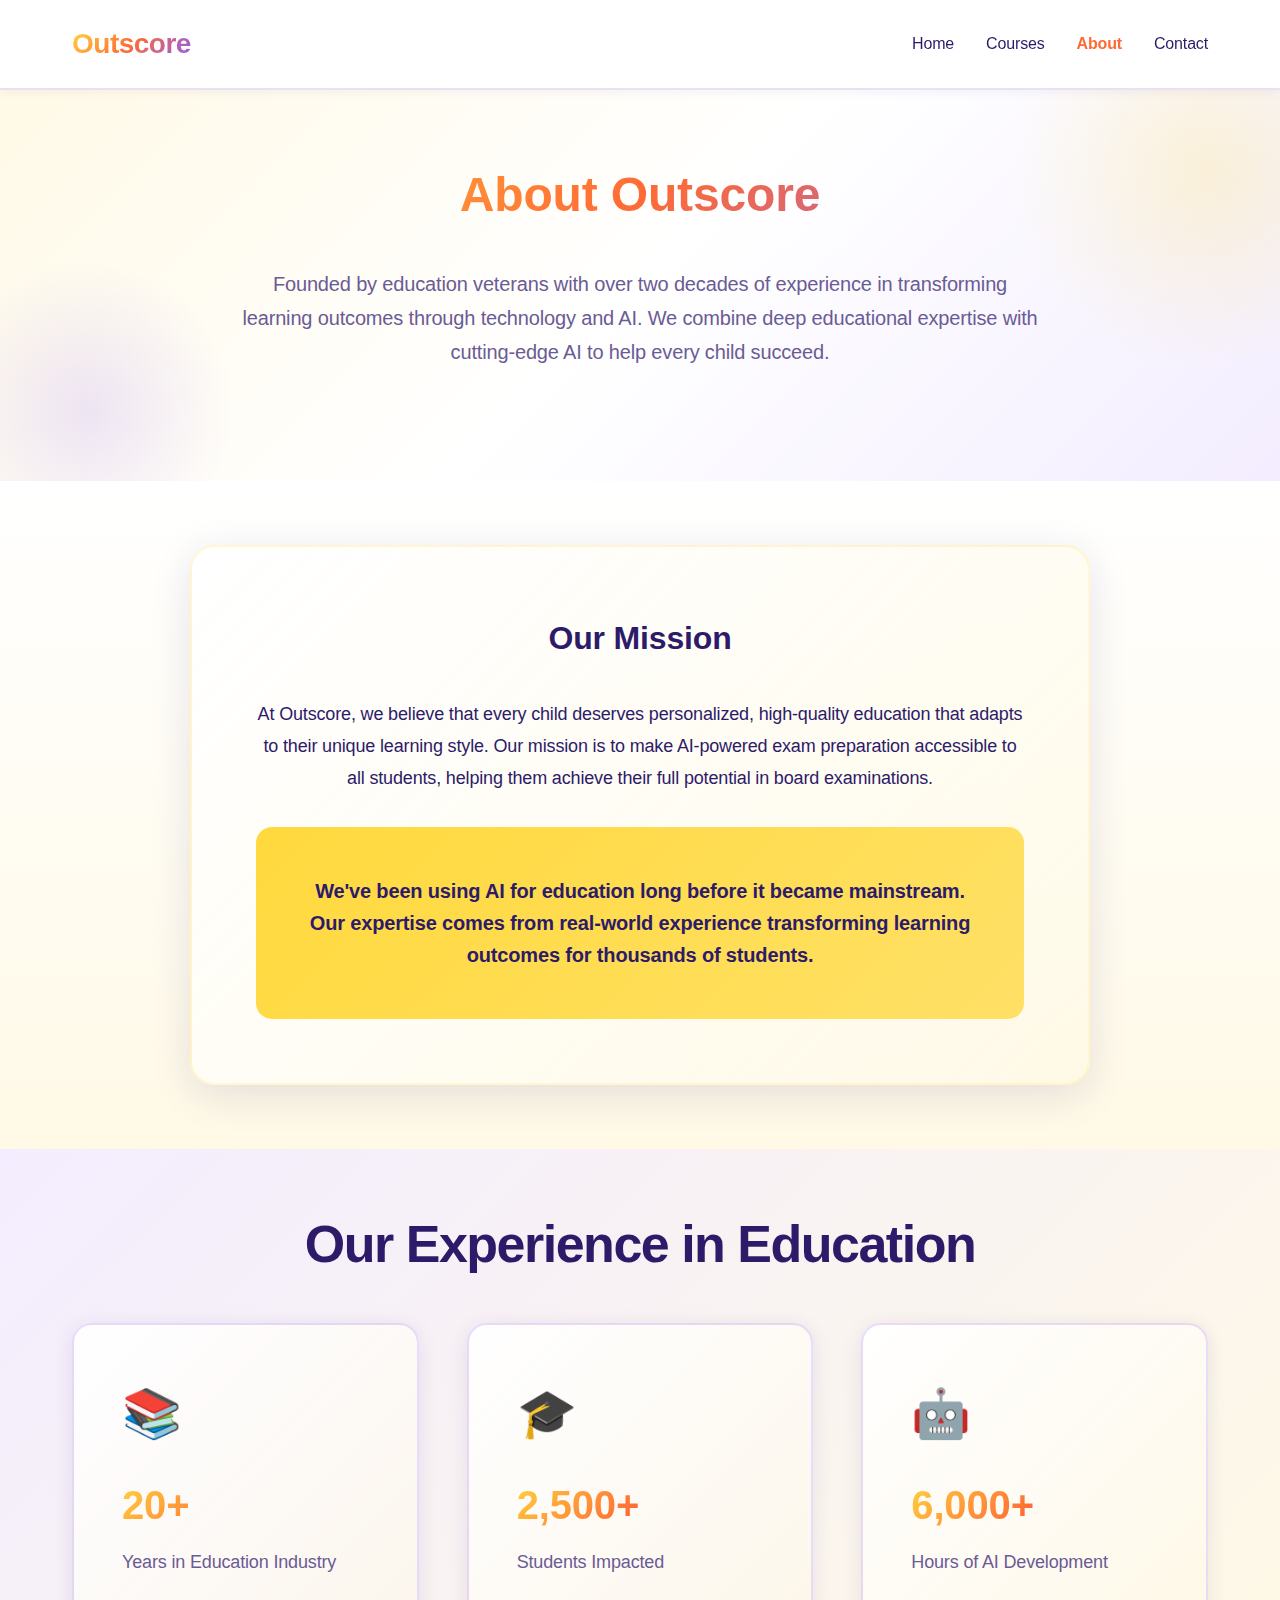
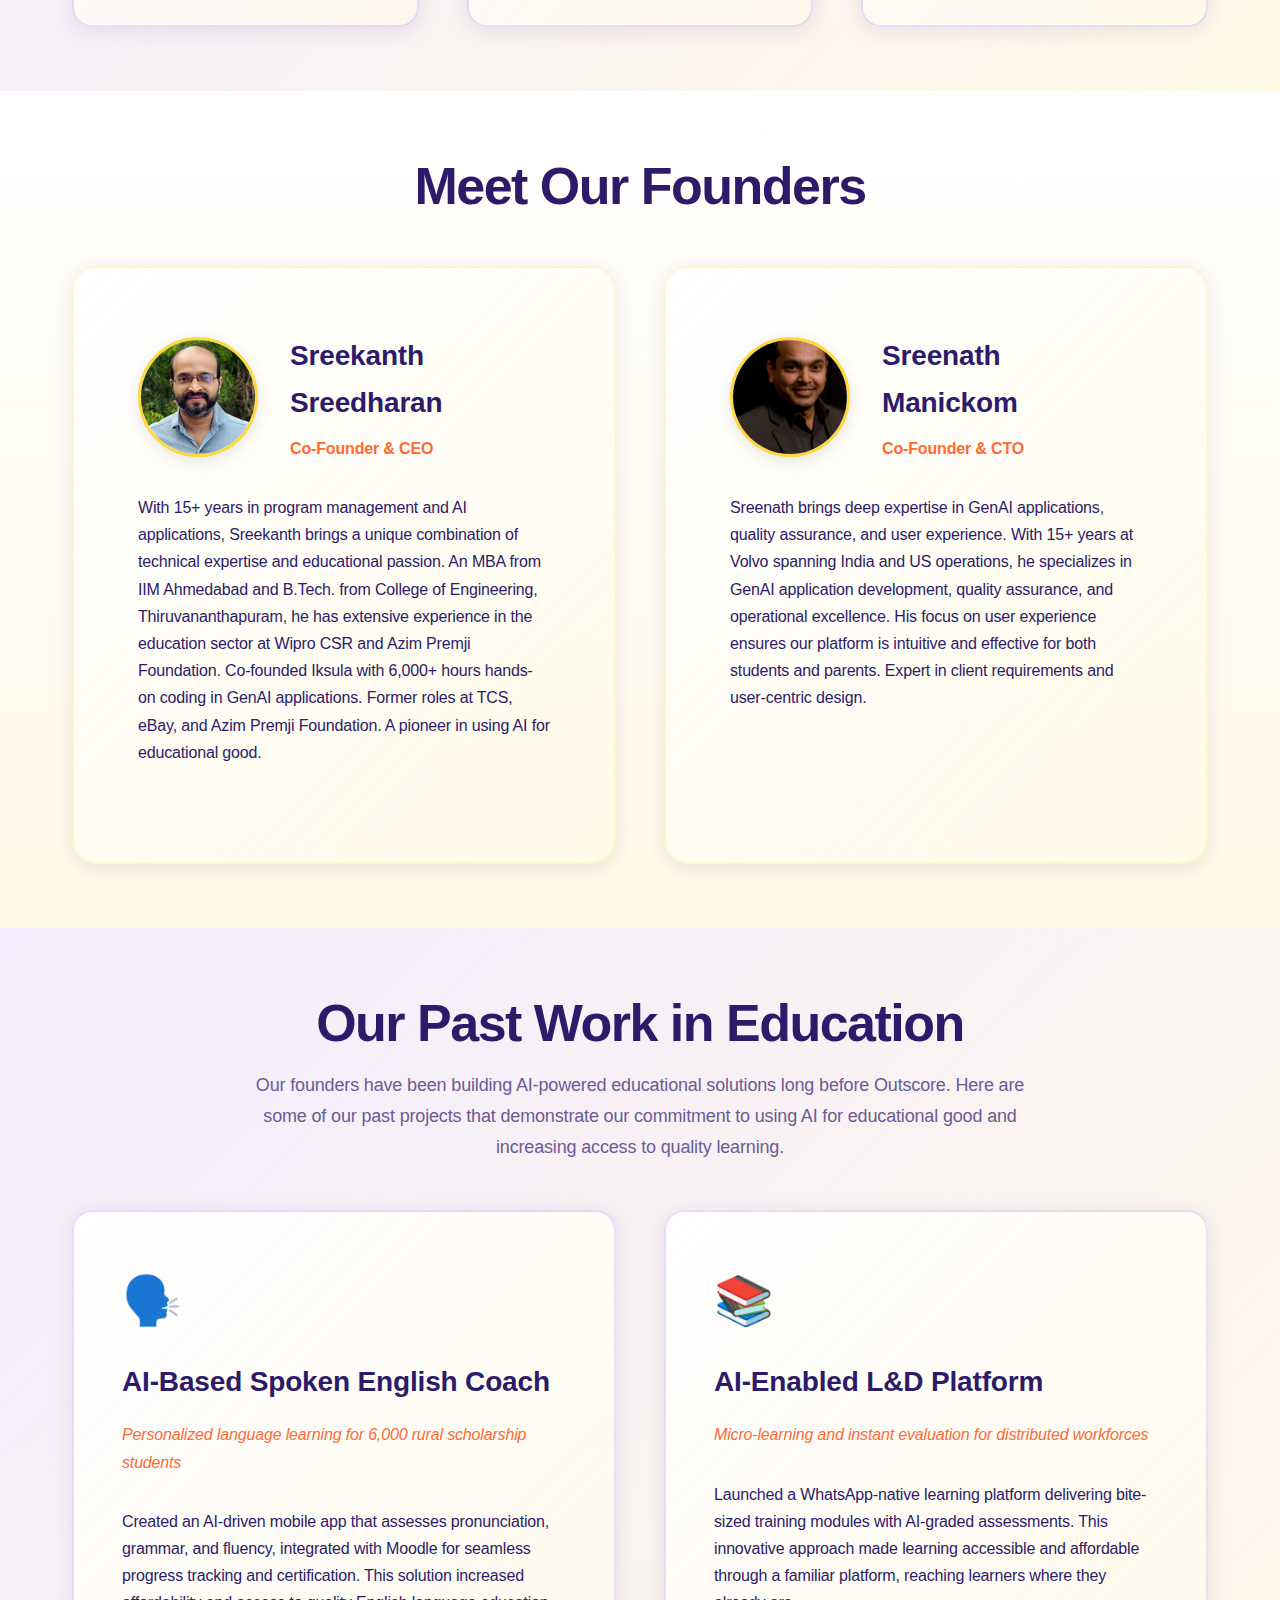
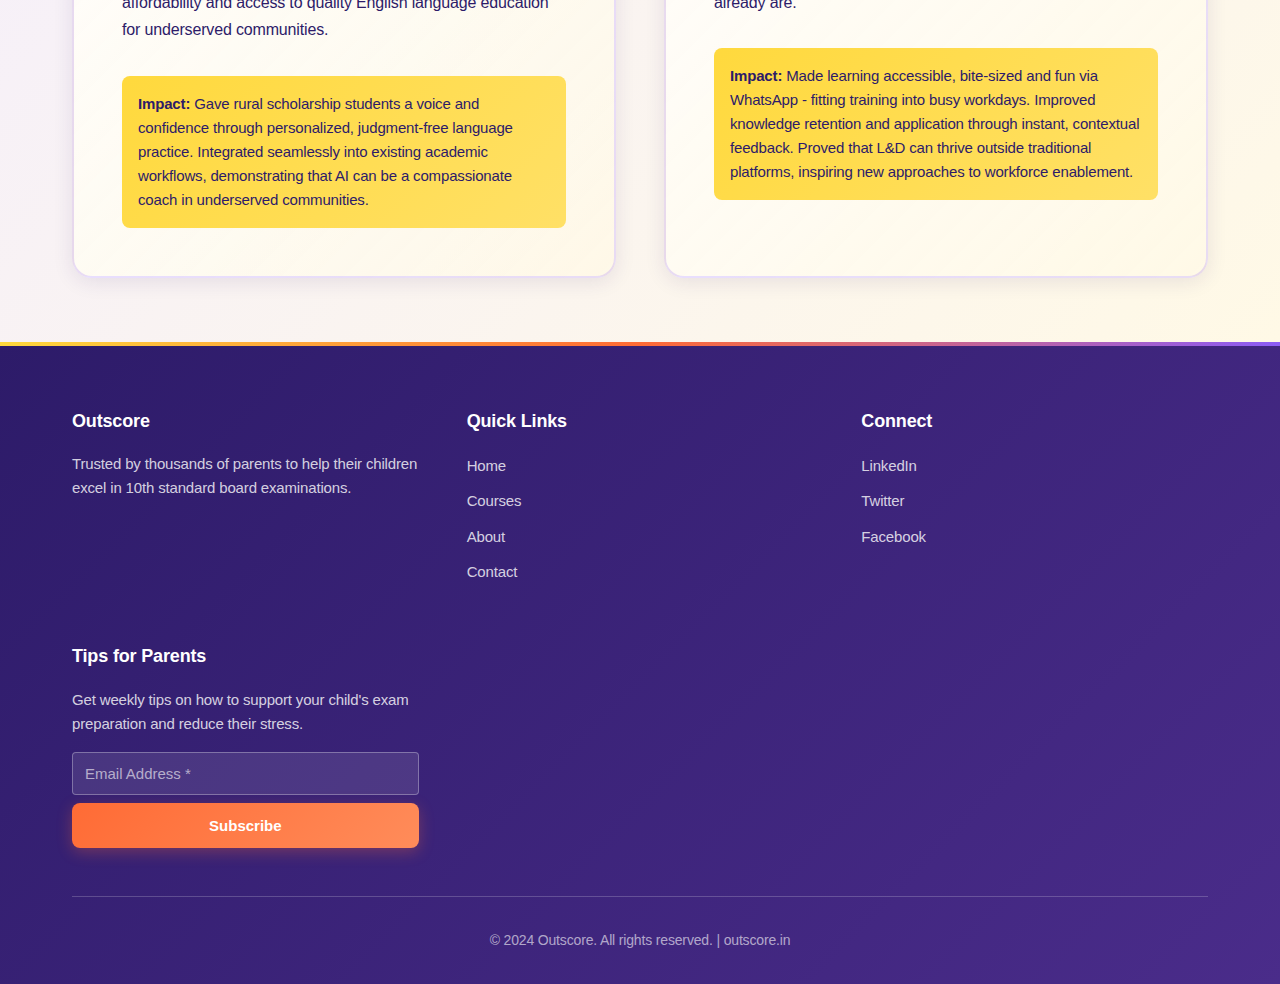
<file: about.html>
<!DOCTYPE html>
<html lang="en">
<head>
    <meta charset="UTF-8">
    <meta name="viewport" content="width=device-width, initial-scale=1.0">
    <title>About Us - Outscore</title>
    <link rel="stylesheet" href="styles.css">
    <style>
        /* About Page Specific Styles */
        .about-hero {
            background: linear-gradient(135deg, #FFF9E6 0%, #FFFFFF 50%, #F3EDFF 100%);
            padding: var(--spacing-xl) 0;
            text-align: center;
            position: relative;
            overflow: hidden;
        }

        .about-hero::before {
            content: '';
            position: absolute;
            top: -30%;
            right: -10%;
            width: 400px;
            height: 400px;
            background: radial-gradient(circle, rgba(255, 217, 61, 0.2) 0%, transparent 70%);
            border-radius: 50%;
        }

        .about-hero::after {
            content: '';
            position: absolute;
            bottom: -20%;
            left: -5%;
            width: 300px;
            height: 300px;
            background: radial-gradient(circle, rgba(139, 92, 246, 0.15) 0%, transparent 70%);
            border-radius: 50%;
        }

        .about-container {
            max-width: 1200px;
            margin: 0 auto;
            padding: 0 2rem;
            position: relative;
            z-index: 1;
        }

        .about-title {
            font-size: 3rem;
            font-weight: 800;
            background: var(--gradient-primary);
            -webkit-background-clip: text;
            -webkit-text-fill-color: transparent;
            background-clip: text;
            margin-bottom: var(--spacing-md);
        }

        .about-subtitle {
            font-size: 1.25rem;
            color: var(--text-light);
            max-width: 800px;
            margin: 0 auto var(--spacing-lg);
            line-height: 1.7;
        }

        /* Mission Section */
        .mission-section {
            padding: var(--spacing-xl) 0;
            background: linear-gradient(180deg, #FFFFFF 0%, #FFF9E6 100%);
        }

        .mission-card {
            background: linear-gradient(135deg, rgba(255, 255, 255, 0.95) 0%, rgba(255, 249, 230, 0.8) 100%);
            border-radius: 24px;
            box-shadow: var(--hero-card-shadow);
            padding: var(--spacing-xl);
            max-width: 900px;
            margin: 0 auto;
            border: 2px solid rgba(255, 217, 61, 0.2);
            text-align: center;
        }

        .mission-title {
            font-size: 2rem;
            font-weight: 700;
            color: var(--primary-color);
            margin-bottom: var(--spacing-md);
        }

        .mission-text {
            font-size: 1.125rem;
            line-height: 1.8;
            color: var(--text-color);
            margin-bottom: var(--spacing-md);
        }

        .mission-highlight {
            background: var(--gradient-yellow);
            padding: var(--spacing-lg);
            border-radius: 16px;
            margin-top: var(--spacing-md);
        }

        .mission-highlight-text {
            font-size: 1.25rem;
            font-weight: 600;
            color: var(--primary-color);
            line-height: 1.6;
        }

        /* Experience Section */
        .experience-section {
            padding: var(--spacing-xl) 0;
            background: linear-gradient(135deg, #F3EDFF 0%, #FFF9E6 100%);
        }

        .experience-grid {
            display: grid;
            grid-template-columns: repeat(auto-fit, minmax(300px, 1fr));
            gap: var(--spacing-lg);
            margin-top: var(--spacing-lg);
        }

        .experience-card {
            background: linear-gradient(135deg, rgba(255, 255, 255, 0.95) 0%, rgba(255, 249, 230, 0.5) 100%);
            border-radius: 20px;
            padding: var(--spacing-lg);
            border: 2px solid rgba(139, 92, 246, 0.2);
            transition: all 0.3s ease;
            box-shadow: var(--box-shadow);
        }

        .experience-card:hover {
            transform: translateY(-8px);
            box-shadow: var(--box-shadow-hover);
            border-color: var(--purple-color);
        }

        .experience-icon {
            font-size: 3rem;
            margin-bottom: var(--spacing-sm);
        }

        .experience-number {
            font-size: 2.5rem;
            font-weight: 800;
            background: var(--gradient-primary);
            -webkit-background-clip: text;
            -webkit-text-fill-color: transparent;
            background-clip: text;
            margin-bottom: var(--spacing-xs);
        }

        .experience-label {
            font-size: 1.125rem;
            color: var(--text-light);
            font-weight: 500;
        }

        /* Founders Section */
        .founders-section {
            padding: var(--spacing-xl) 0;
            background: linear-gradient(180deg, #FFFFFF 0%, #FFF9E6 100%);
        }

        .founders-grid {
            display: grid;
            grid-template-columns: repeat(auto-fit, minmax(400px, 1fr));
            gap: var(--spacing-lg);
            margin-top: var(--spacing-lg);
        }

        .founder-card {
            background: linear-gradient(135deg, rgba(255, 255, 255, 0.95) 0%, rgba(255, 249, 230, 0.8) 100%);
            border-radius: 24px;
            padding: var(--spacing-xl);
            border: 2px solid rgba(255, 217, 61, 0.2);
            box-shadow: var(--box-shadow);
            transition: all 0.3s ease;
        }

        .founder-card:hover {
            transform: translateY(-5px);
            box-shadow: var(--box-shadow-hover);
            border-color: var(--yellow-color);
        }

        .founder-header {
            display: flex;
            align-items: center;
            gap: var(--spacing-md);
            margin-bottom: var(--spacing-md);
        }

        .founder-avatar {
            width: 120px;
            height: 120px;
            border-radius: 50%;
            overflow: hidden;
            flex-shrink: 0;
            border: 3px solid var(--yellow-color);
            box-shadow: 0 4px 15px rgba(0, 0, 0, 0.1);
            background-color: var(--bg-white);
            position: relative;
        }

        .founder-avatar img {
            width: 100%;
            height: 100%;
            object-fit: cover;
            object-position: center;
            display: block;
            image-rendering: -webkit-optimize-contrast;
            image-rendering: crisp-edges;
            -webkit-backface-visibility: hidden;
            backface-visibility: hidden;
            transform: translateZ(0);
        }

        .founder-name-title {
            flex: 1;
        }

        .founder-name {
            font-size: 1.75rem;
            font-weight: 700;
            color: var(--primary-color);
            margin-bottom: var(--spacing-xs);
        }

        .founder-title {
            font-size: 1rem;
            color: var(--orange-color);
            font-weight: 600;
        }

        .founder-bio {
            font-size: 1rem;
            line-height: 1.7;
            color: var(--text-color);
            margin-bottom: var(--spacing-md);
        }

        .founder-highlights {
            background: rgba(139, 92, 246, 0.1);
            border-left: 4px solid var(--purple-color);
            padding: var(--spacing-md);
            border-radius: 8px;
            margin-top: var(--spacing-md);
        }

        .founder-highlights-title {
            font-size: 1rem;
            font-weight: 600;
            color: var(--primary-color);
            margin-bottom: var(--spacing-xs);
        }

        .founder-highlights-list {
            list-style: none;
            padding: 0;
            margin: 0;
        }

        .founder-highlights-list li {
            font-size: 0.9375rem;
            color: var(--text-light);
            padding: var(--spacing-xs) 0;
            padding-left: 1.25rem;
            position: relative;
        }

        .founder-highlights-list li:before {
            content: "✓";
            position: absolute;
            left: 0;
            color: var(--purple-color);
            font-weight: bold;
        }

        /* Education Focus Section */
        .education-focus-section {
            padding: var(--spacing-xl) 0;
            background: linear-gradient(135deg, #2D1B69 0%, #4A2C8A 100%);
            color: var(--bg-white);
        }

        .education-focus-card {
            background: linear-gradient(135deg, rgba(255, 255, 255, 0.1) 0%, rgba(255, 249, 230, 0.05) 100%);
            border-radius: 24px;
            padding: var(--spacing-xl);
            max-width: 1000px;
            margin: 0 auto;
            border: 2px solid rgba(255, 255, 255, 0.2);
            backdrop-filter: blur(10px);
        }

        .education-focus-title {
            font-size: 2.5rem;
            font-weight: 800;
            margin-bottom: var(--spacing-md);
            text-align: center;
        }

        .education-focus-text {
            font-size: 1.25rem;
            line-height: 1.8;
            margin-bottom: var(--spacing-lg);
            text-align: center;
            color: rgba(255, 255, 255, 0.95);
        }

        .education-timeline {
            display: grid;
            grid-template-columns: repeat(auto-fit, minmax(250px, 1fr));
            gap: var(--spacing-md);
            margin-top: var(--spacing-lg);
        }

        .timeline-item {
            background: rgba(255, 255, 255, 0.1);
            border-radius: 12px;
            padding: var(--spacing-md);
            text-align: center;
            border: 1px solid rgba(255, 255, 255, 0.2);
        }

        .timeline-org {
            font-size: 1.125rem;
            font-weight: 600;
            margin-bottom: var(--spacing-xs);
            color: var(--yellow-color);
        }

        .timeline-role {
            font-size: 0.9375rem;
            color: rgba(255, 255, 255, 0.8);
        }

        /* Responsive */
        @media (max-width: 768px) {
            .about-title {
                font-size: 2.25rem;
            }

            .founders-grid {
                grid-template-columns: 1fr;
            }

            .founder-header {
                flex-direction: column;
                text-align: center;
            }

        .experience-grid {
            grid-template-columns: 1fr;
        }
    }

    /* Past Work Section */
    .past-work-section {
        padding: var(--spacing-xl) 0;
        background: linear-gradient(135deg, #F3EDFF 0%, #FFF9E6 100%);
    }

    .past-work-grid {
        display: grid;
        grid-template-columns: repeat(auto-fit, minmax(400px, 1fr));
        gap: var(--spacing-lg);
        margin-top: var(--spacing-lg);
    }

    .past-work-card {
        background: linear-gradient(135deg, rgba(255, 255, 255, 0.95) 0%, rgba(255, 249, 230, 0.8) 100%);
        border-radius: 20px;
        padding: var(--spacing-lg);
        border: 2px solid rgba(139, 92, 246, 0.2);
        transition: all 0.3s ease;
        box-shadow: var(--box-shadow);
    }

    .past-work-card:hover {
        transform: translateY(-8px);
        box-shadow: var(--box-shadow-hover);
        border-color: var(--purple-color);
    }

    .past-work-icon {
        font-size: 3rem;
        margin-bottom: var(--spacing-sm);
    }

    .past-work-title {
        font-size: 1.75rem;
        font-weight: 700;
        color: var(--primary-color);
        margin-bottom: var(--spacing-sm);
    }

    .past-work-subtitle {
        font-size: 1rem;
        color: var(--orange-color);
        font-style: italic;
        margin-bottom: var(--spacing-md);
        font-weight: 500;
    }

    .past-work-description {
        font-size: 1rem;
        line-height: 1.7;
        color: var(--text-color);
        margin-bottom: var(--spacing-md);
    }

    .past-work-features {
        background: rgba(139, 92, 246, 0.1);
        border-left: 4px solid var(--purple-color);
        padding: var(--spacing-md);
        border-radius: 8px;
        margin-top: var(--spacing-md);
    }

    .past-work-features-title {
        font-size: 1rem;
        font-weight: 600;
        color: var(--primary-color);
        margin-bottom: var(--spacing-xs);
    }

    .past-work-features-list {
        list-style: none;
        padding: 0;
        margin: 0;
    }

    .past-work-features-list li {
        font-size: 0.9375rem;
        color: var(--text-light);
        padding: var(--spacing-xs) 0;
        padding-left: 1.25rem;
        position: relative;
    }

    .past-work-features-list li:before {
        content: "✓";
        position: absolute;
        left: 0;
        color: var(--purple-color);
        font-weight: bold;
    }

    .past-work-impact {
        margin-top: var(--spacing-md);
        padding: var(--spacing-sm);
        background: var(--gradient-yellow);
        border-radius: 8px;
    }

    .past-work-impact-text {
        font-size: 0.9375rem;
        color: var(--primary-color);
        font-weight: 500;
        line-height: 1.6;
    }

    @media (max-width: 768px) {
        .past-work-grid {
            grid-template-columns: 1fr;
        }
    }
    </style>
</head>
<body>
    <!-- Navigation -->
    <nav class="navbar">
        <div class="nav-container">
            <div class="nav-logo">
                <a href="index.html">Outscore</a>
            </div>
            <div class="nav-menu" id="navMenu">
                <a href="index.html" class="nav-link">Home</a>
                <a href="index.html#courses" class="nav-link">Courses</a>
                <a href="about.html" class="nav-link active">About</a>
                <a href="contact.html" class="nav-link">Contact</a>
            </div>
            <button class="nav-toggle" id="navToggle" aria-label="Toggle navigation">
                <span></span>
                <span></span>
                <span></span>
            </button>
        </div>
    </nav>

    <!-- About Hero -->
    <section class="about-hero">
        <div class="about-container">
            <h1 class="about-title">About Outscore</h1>
            <p class="about-subtitle">
                Founded by education veterans with over two decades of experience in transforming 
                learning outcomes through technology and AI. We combine deep educational expertise 
                with cutting-edge AI to help every child succeed.
            </p>
        </div>
    </section>

    <!-- Mission Section -->
    <section class="mission-section">
        <div class="container">
            <div class="mission-card">
                <h2 class="mission-title">Our Mission</h2>
                <p class="mission-text">
                    At Outscore, we believe that every child deserves personalized, high-quality 
                    education that adapts to their unique learning style. Our mission is to make 
                    AI-powered exam preparation accessible to all students, helping them achieve 
                    their full potential in board examinations.
                </p>
                <div class="mission-highlight">
                    <p class="mission-highlight-text">
                        We've been using AI for education long before it became mainstream. 
                        Our expertise comes from real-world experience transforming learning 
                        outcomes for thousands of students.
                    </p>
                </div>
            </div>
        </div>
    </section>

    <!-- Experience Section -->
    <section class="experience-section">
        <div class="container">
            <h2 class="section-title">Our Experience in Education</h2>
            <div class="experience-grid">
                <div class="experience-card">
                    <div class="experience-icon">📚</div>
                    <div class="experience-number">20+</div>
                    <div class="experience-label">Years in Education Industry</div>
                </div>
                <div class="experience-card">
                    <div class="experience-icon">🎓</div>
                    <div class="experience-number">2,500+</div>
                    <div class="experience-label">Students Impacted</div>
                </div>
                <div class="experience-card">
                    <div class="experience-icon">🤖</div>
                    <div class="experience-number">6,000+</div>
                    <div class="experience-label">Hours of AI Development</div>
                </div>
            </div>
        </div>
    </section>

    <!-- Founders Section -->
    <section class="founders-section">
        <div class="container">
            <h2 class="section-title">Meet Our Founders</h2>
            <div class="founders-grid">
                <!-- Founder 1: Sreekanth -->
                <div class="founder-card">
                    <div class="founder-header">
                        <div class="founder-avatar">
                            <img src="images/sreekanth_headshot.jpg" alt="Sreekanth Sreedharan">
                        </div>
                        <div class="founder-name-title">
                            <h3 class="founder-name">Sreekanth Sreedharan</h3>
                            <p class="founder-title">Co-Founder & CEO</p>
                        </div>
                    </div>
                    <p class="founder-bio">
                        With 15+ years in program management and AI applications, Sreekanth brings 
                        a unique combination of technical expertise and educational passion. An MBA 
                        from IIM Ahmedabad and B.Tech. from College of Engineering, Thiruvananthapuram, 
                        he has extensive experience in the education sector at Wipro CSR and Azim Premji 
                        Foundation. Co-founded Iksula with 6,000+ hours hands-on coding in GenAI applications. 
                        Former roles at TCS, eBay, and Azim Premji Foundation. A pioneer in using AI for 
                        educational good.
                    </p>
                </div>

                <!-- Founder 2: Sreenath -->
                <div class="founder-card">
                    <div class="founder-header">
                        <div class="founder-avatar">
                            <img src="images/Sreenath_headshot.jpg" alt="Sreenath Manickom">
                        </div>
                        <div class="founder-name-title">
                            <h3 class="founder-name">Sreenath Manickom</h3>
                            <p class="founder-title">Co-Founder & CTO</p>
                        </div>
                    </div>
                    <p class="founder-bio">
                        Sreenath brings deep expertise in GenAI applications, quality assurance, and 
                        user experience. With 15+ years at Volvo spanning India and US operations, 
                        he specializes in GenAI application development, quality assurance, and 
                        operational excellence. His focus on user experience ensures our platform 
                        is intuitive and effective for both students and parents. Expert in client 
                        requirements and user-centric design.
                    </p>
                </div>
            </div>
        </div>
    </section>

    <!-- Past Work in Education Section -->
    <section class="past-work-section">
        <div class="container">
            <h2 class="section-title">Our Past Work in Education</h2>
            <p style="text-align: center; font-size: 1.125rem; color: var(--text-light); max-width: 800px; margin: 0 auto var(--spacing-lg); line-height: 1.7;">
                Our founders have been building AI-powered educational solutions long before Outscore. 
                Here are some of our past projects that demonstrate our commitment to using AI for 
                educational good and increasing access to quality learning.
            </p>
            <div class="past-work-grid">
                <!-- Project 1: Spoken English Coach -->
                <div class="past-work-card">
                    <div class="past-work-icon">🗣️</div>
                    <h3 class="past-work-title">AI-Based Spoken English Coach</h3>
                    <p class="past-work-subtitle">Personalized language learning for 6,000 rural scholarship students</p>
                    <p class="past-work-description">
                        Created an AI-driven mobile app that assesses pronunciation, grammar, and fluency, 
                        integrated with Moodle for seamless progress tracking and certification. This 
                        solution increased affordability and access to quality English language education 
                        for underserved communities.
                    </p>
                    <div class="past-work-impact">
                        <p class="past-work-impact-text">
                            <strong>Impact:</strong> Gave rural scholarship students a voice and confidence 
                            through personalized, judgment-free language practice. Integrated seamlessly into 
                            existing academic workflows, demonstrating that AI can be a compassionate coach 
                            in underserved communities.
                        </p>
                    </div>
                </div>

                <!-- Project 2: AI-Enabled L&D Platform -->
                <div class="past-work-card">
                    <div class="past-work-icon">📚</div>
                    <h3 class="past-work-title">AI-Enabled L&D Platform</h3>
                    <p class="past-work-subtitle">Micro-learning and instant evaluation for distributed workforces</p>
                    <p class="past-work-description">
                        Launched a WhatsApp-native learning platform delivering bite-sized training modules 
                        with AI-graded assessments. This innovative approach made learning accessible and 
                        affordable through a familiar platform, reaching learners where they already are.
                    </p>
                    <div class="past-work-impact">
                        <p class="past-work-impact-text">
                            <strong>Impact:</strong> Made learning accessible, bite-sized and fun via WhatsApp - 
                            fitting training into busy workdays. Improved knowledge retention and application 
                            through instant, contextual feedback. Proved that L&D can thrive outside traditional 
                            platforms, inspiring new approaches to workforce enablement.
                        </p>
                    </div>
                </div>
            </div>
        </div>
    </section>

    <!-- Footer -->
    <footer class="footer">
        <div class="footer-container">
            <div class="footer-content">
                <div class="footer-section">
                    <h4 class="footer-title">Outscore</h4>
                    <p class="footer-description">
                        Trusted by thousands of parents to help their children excel in 10th standard board examinations.
                    </p>
                </div>
                <div class="footer-section">
                    <h4 class="footer-title">Quick Links</h4>
                    <ul class="footer-links">
                        <li><a href="index.html">Home</a></li>
                        <li><a href="index.html#courses">Courses</a></li>
                        <li><a href="about.html">About</a></li>
                        <li><a href="contact.html">Contact</a></li>
                    </ul>
                </div>
                <div class="footer-section">
                    <h4 class="footer-title">Connect</h4>
                    <ul class="footer-links">
                        <li><a href="#" target="_blank">LinkedIn</a></li>
                        <li><a href="#" target="_blank">Twitter</a></li>
                        <li><a href="#" target="_blank">Facebook</a></li>
                    </ul>
                </div>
                <div class="footer-section">
                    <h4 class="footer-title">Tips for Parents</h4>
                    <p class="footer-description">
                        Get weekly tips on how to support your child's exam preparation and reduce their stress.
                    </p>
                    <form class="subscribe-form" id="subscribeForm">
                        <input type="email" placeholder="Email Address *" required class="subscribe-input">
                        <button type="submit" class="subscribe-button">Subscribe</button>
                    </form>
                </div>
            </div>
            <div class="footer-bottom">
                <p>&copy; 2024 Outscore. All rights reserved. | outscore.in</p>
            </div>
        </div>
    </footer>

    <script src="script.js"></script>
</body>
</html>
</file>
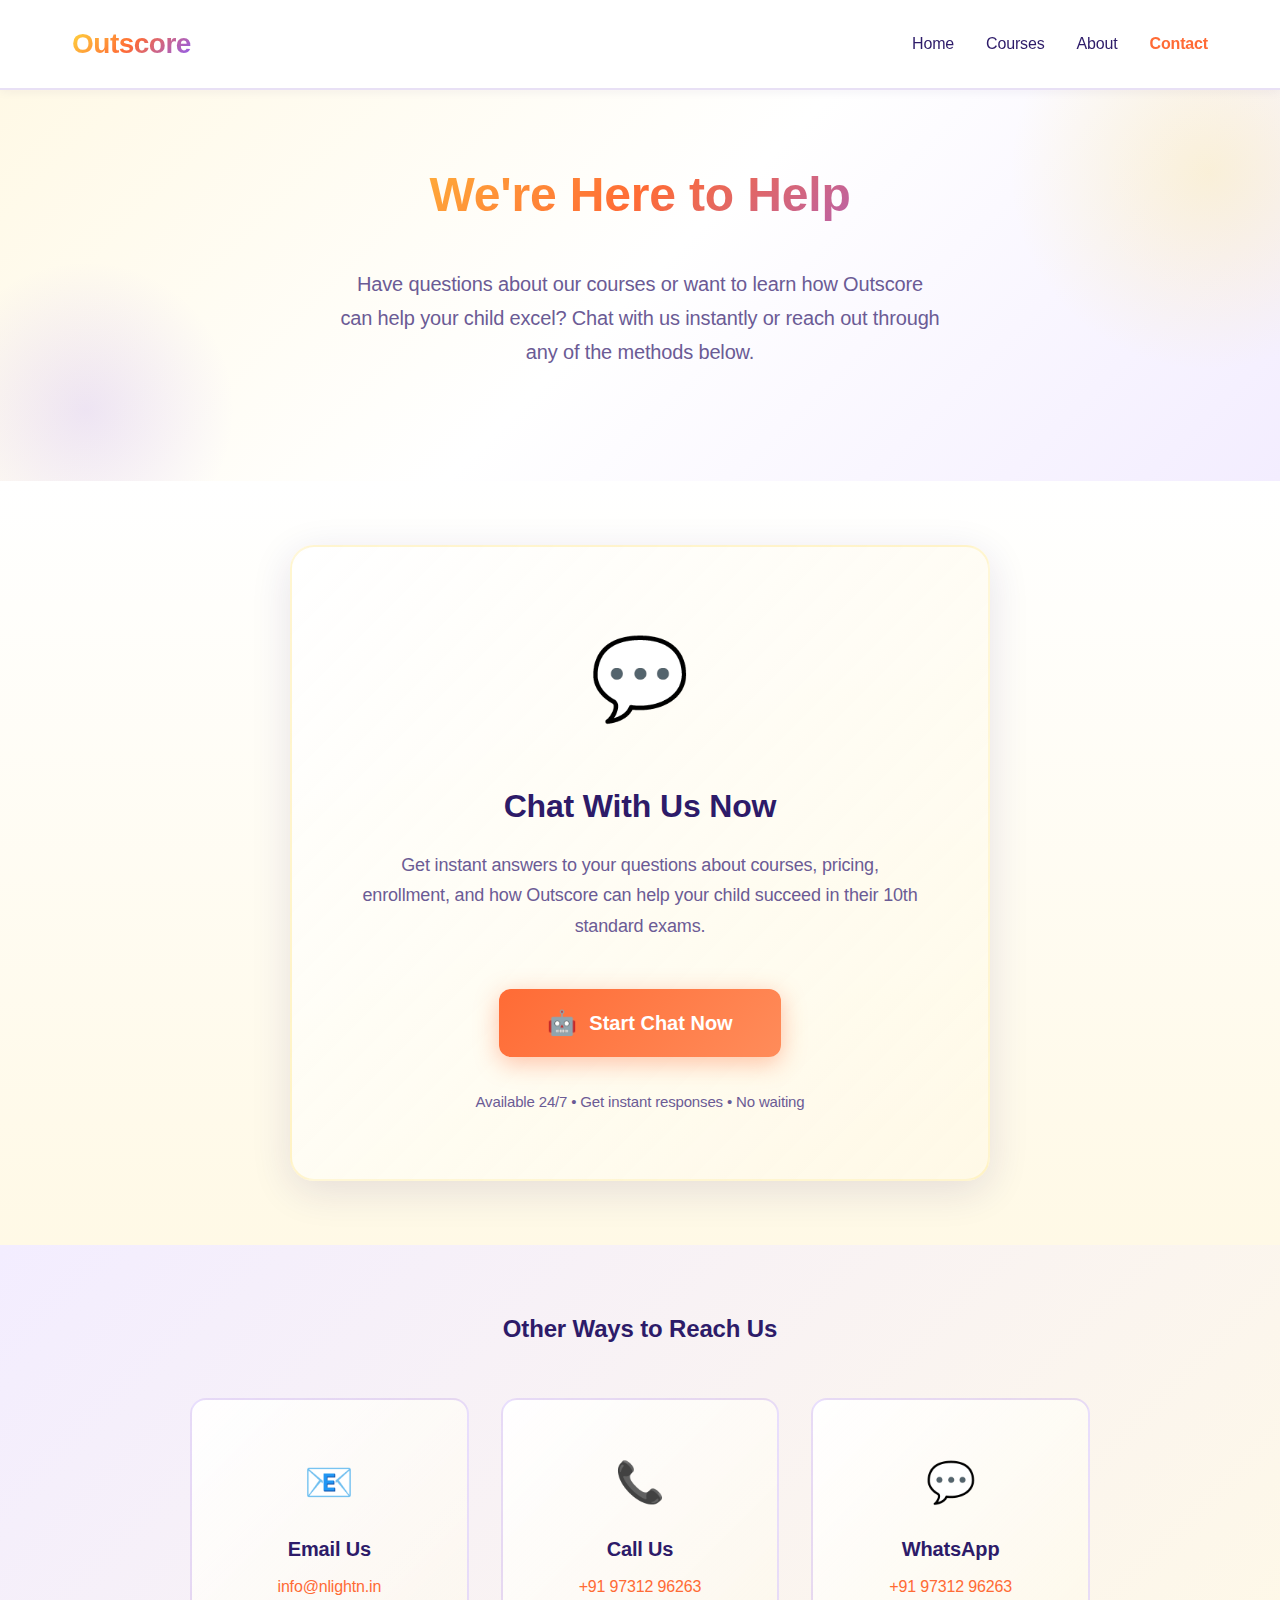
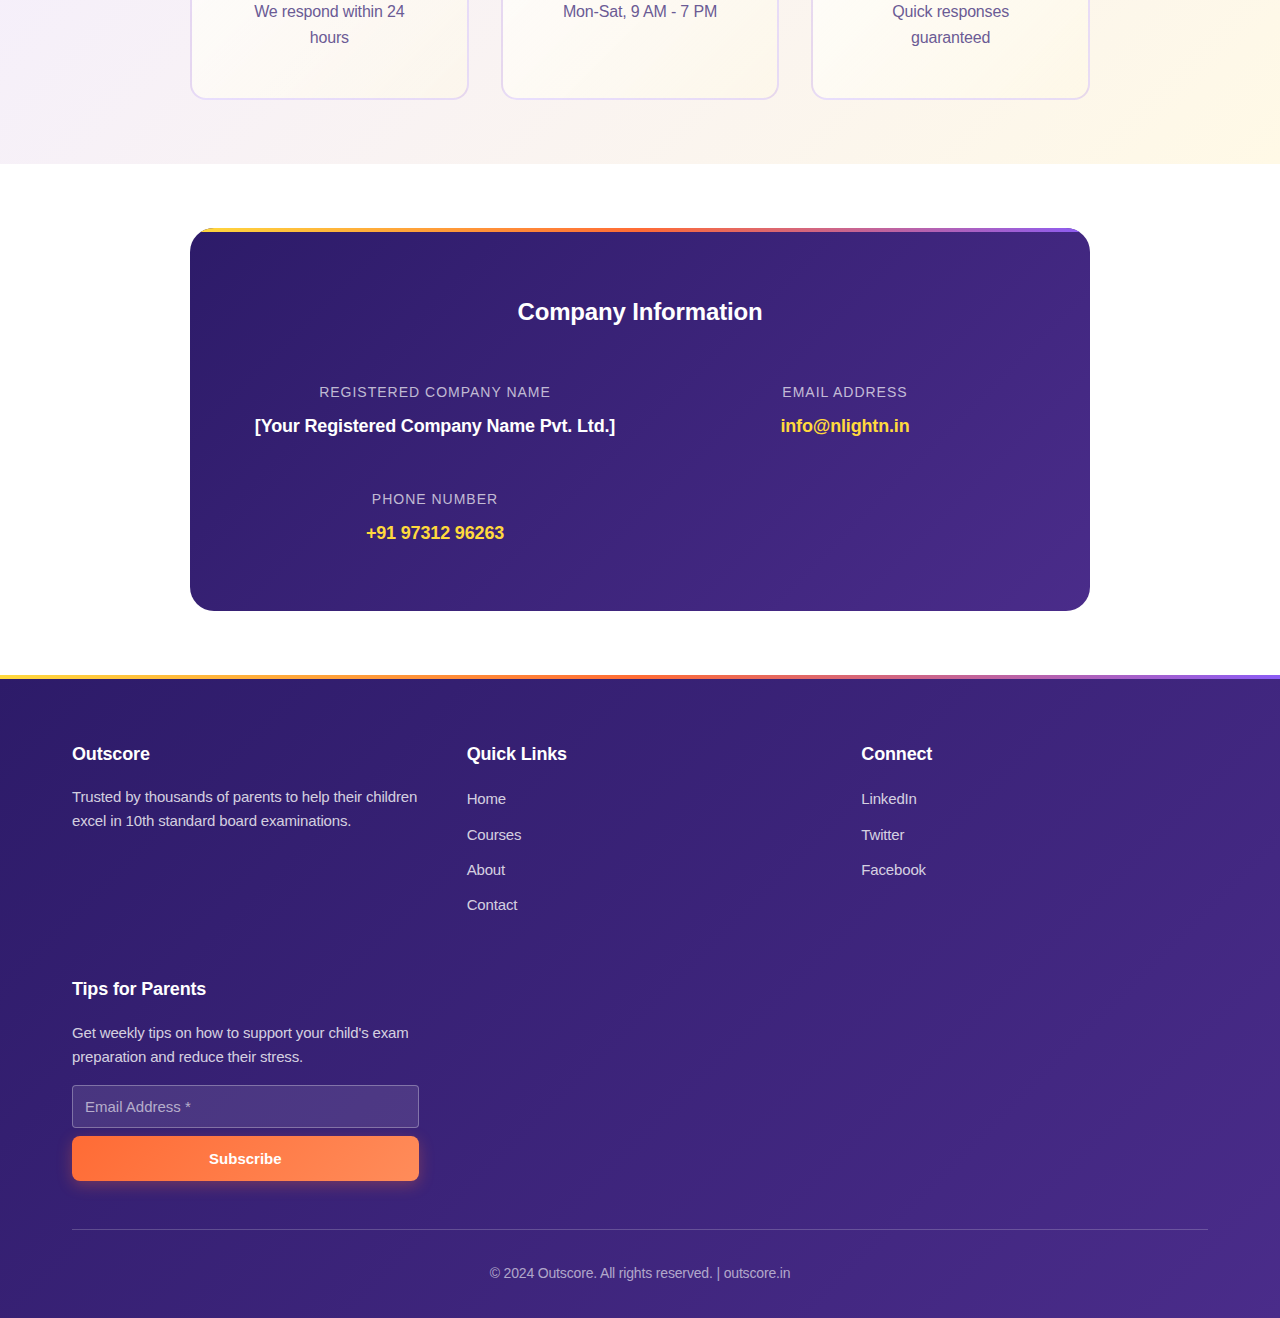
<file: contact.html>
<!DOCTYPE html>
<html lang="en">
<head>
    <meta charset="UTF-8">
    <meta name="viewport" content="width=device-width, initial-scale=1.0">
    <title>Contact Us - Outscore</title>
    <link rel="stylesheet" href="styles.css">
    <style>
        /* Contact Page Specific Styles */
        .contact-hero {
            background: linear-gradient(135deg, #FFF9E6 0%, #FFFFFF 50%, #F3EDFF 100%);
            padding: var(--spacing-xl) 0;
            text-align: center;
            position: relative;
            overflow: hidden;
        }

        .contact-hero::before {
            content: '';
            position: absolute;
            top: -30%;
            right: -10%;
            width: 400px;
            height: 400px;
            background: radial-gradient(circle, rgba(255, 217, 61, 0.2) 0%, transparent 70%);
            border-radius: 50%;
        }

        .contact-hero::after {
            content: '';
            position: absolute;
            bottom: -20%;
            left: -5%;
            width: 300px;
            height: 300px;
            background: radial-gradient(circle, rgba(139, 92, 246, 0.15) 0%, transparent 70%);
            border-radius: 50%;
        }

        .contact-container {
            max-width: 800px;
            margin: 0 auto;
            padding: 0 2rem;
            position: relative;
            z-index: 1;
        }

        .contact-title {
            font-size: 3rem;
            font-weight: 800;
            background: var(--gradient-primary);
            -webkit-background-clip: text;
            -webkit-text-fill-color: transparent;
            background-clip: text;
            margin-bottom: var(--spacing-md);
        }

        .contact-subtitle {
            font-size: 1.25rem;
            color: var(--text-light);
            max-width: 600px;
            margin: 0 auto var(--spacing-lg);
            line-height: 1.7;
        }

        /* Chatbot CTA Section */
        .chatbot-section {
            padding: var(--spacing-xl) 0;
            background: linear-gradient(180deg, #FFFFFF 0%, #FFF9E6 100%);
        }

        .chatbot-card {
            background: linear-gradient(135deg, rgba(255, 255, 255, 0.95) 0%, rgba(255, 249, 230, 0.8) 100%);
            border-radius: 24px;
            box-shadow: var(--hero-card-shadow);
            padding: var(--spacing-xl);
            text-align: center;
            max-width: 700px;
            margin: 0 auto;
            border: 2px solid rgba(255, 217, 61, 0.2);
        }

        .chatbot-icon {
            font-size: 5rem;
            margin-bottom: var(--spacing-md);
            animation: bounce 2s infinite;
        }

        @keyframes bounce {
            0%, 20%, 50%, 80%, 100% { transform: translateY(0); }
            40% { transform: translateY(-15px); }
            60% { transform: translateY(-8px); }
        }

        .chatbot-title {
            font-size: 2rem;
            font-weight: 700;
            color: var(--primary-color);
            margin-bottom: var(--spacing-sm);
        }

        .chatbot-description {
            font-size: 1.125rem;
            color: var(--text-light);
            margin-bottom: var(--spacing-lg);
            line-height: 1.7;
        }

        .chatbot-button {
            display: inline-flex;
            align-items: center;
            gap: 0.75rem;
            padding: 1.25rem 3rem;
            background: var(--gradient-orange);
            color: var(--bg-white);
            text-decoration: none;
            border-radius: 12px;
            font-size: 1.25rem;
            font-weight: 600;
            transition: all 0.3s ease;
            box-shadow: 0 6px 25px rgba(255, 107, 53, 0.4);
            border: none;
            cursor: pointer;
        }

        .chatbot-button:hover {
            transform: translateY(-4px) scale(1.02);
            box-shadow: 0 12px 35px rgba(255, 107, 53, 0.5);
        }

        .chatbot-button-icon {
            font-size: 1.5rem;
        }

        .chatbot-note {
            margin-top: var(--spacing-md);
            font-size: 0.9375rem;
            color: var(--text-light);
        }

        /* Alternative Contact Methods */
        .alternative-contact {
            padding: var(--spacing-xl) 0;
            background: linear-gradient(135deg, #F3EDFF 0%, #FFF9E6 100%);
        }

        .alternative-title {
            font-size: 1.5rem;
            font-weight: 700;
            color: var(--primary-color);
            text-align: center;
            margin-bottom: var(--spacing-lg);
        }

        .contact-methods {
            display: grid;
            grid-template-columns: repeat(auto-fit, minmax(250px, 1fr));
            gap: var(--spacing-md);
            max-width: 900px;
            margin: 0 auto;
        }

        .contact-method-card {
            background: linear-gradient(135deg, rgba(255, 255, 255, 0.95) 0%, rgba(255, 249, 230, 0.5) 100%);
            border-radius: 16px;
            padding: var(--spacing-lg);
            text-align: center;
            border: 2px solid rgba(139, 92, 246, 0.2);
            transition: all 0.3s ease;
        }

        .contact-method-card:hover {
            transform: translateY(-5px);
            box-shadow: var(--box-shadow-hover);
            border-color: var(--purple-color);
        }

        .contact-method-icon {
            font-size: 2.5rem;
            margin-bottom: var(--spacing-sm);
        }

        .contact-method-title {
            font-size: 1.25rem;
            font-weight: 600;
            color: var(--primary-color);
            margin-bottom: var(--spacing-xs);
        }

        .contact-method-info {
            font-size: 1rem;
            color: var(--text-light);
            line-height: 1.6;
        }

        .contact-method-info a {
            color: var(--orange-color);
            text-decoration: none;
            font-weight: 500;
        }

        .contact-method-info a:hover {
            text-decoration: underline;
        }

        /* Company Details Section */
        .company-details {
            padding: var(--spacing-xl) 0;
            background: var(--bg-white);
        }

        .company-card {
            background: linear-gradient(135deg, #2D1B69 0%, #4A2C8A 100%);
            border-radius: 24px;
            padding: var(--spacing-xl);
            max-width: 900px;
            margin: 0 auto;
            color: var(--bg-white);
            position: relative;
            overflow: hidden;
        }

        .company-card::before {
            content: '';
            position: absolute;
            top: 0;
            left: 0;
            right: 0;
            height: 4px;
            background: var(--gradient-primary);
        }

        .company-title {
            font-size: 1.5rem;
            font-weight: 700;
            margin-bottom: var(--spacing-lg);
            text-align: center;
        }

        .company-info-grid {
            display: grid;
            grid-template-columns: repeat(auto-fit, minmax(250px, 1fr));
            gap: var(--spacing-lg);
        }

        .company-info-item {
            text-align: center;
        }

        .company-info-label {
            font-size: 0.875rem;
            color: rgba(255, 255, 255, 0.7);
            margin-bottom: var(--spacing-xs);
            text-transform: uppercase;
            letter-spacing: 1px;
        }

        .company-info-value {
            font-size: 1.125rem;
            font-weight: 600;
            color: var(--bg-white);
            line-height: 1.5;
        }

        .company-info-value a {
            color: var(--yellow-color);
            text-decoration: none;
        }

        .company-info-value a:hover {
            text-decoration: underline;
        }

        /* Responsive */
        @media (max-width: 768px) {
            .contact-title {
                font-size: 2.25rem;
            }

            .chatbot-card {
                padding: var(--spacing-lg);
            }

            .chatbot-button {
                padding: 1rem 2rem;
                font-size: 1.125rem;
            }

            .company-info-grid {
                grid-template-columns: 1fr;
            }
        }
    </style>
</head>
<body>
    <!-- Navigation -->
    <nav class="navbar">
        <div class="nav-container">
            <div class="nav-logo">
                <a href="index.html">Outscore</a>
            </div>
            <div class="nav-menu" id="navMenu">
                <a href="index.html" class="nav-link">Home</a>
                <a href="index.html#courses" class="nav-link">Courses</a>
                <a href="index.html#about" class="nav-link">About</a>
                <a href="contact.html" class="nav-link active">Contact</a>
            </div>
            <button class="nav-toggle" id="navToggle" aria-label="Toggle navigation">
                <span></span>
                <span></span>
                <span></span>
            </button>
        </div>
    </nav>

    <!-- Contact Hero -->
    <section class="contact-hero">
        <div class="contact-container">
            <h1 class="contact-title">We're Here to Help</h1>
            <p class="contact-subtitle">
                Have questions about our courses or want to learn how Outscore can help your child excel? 
                Chat with us instantly or reach out through any of the methods below.
            </p>
        </div>
    </section>

    <!-- Chatbot CTA Section -->
    <section class="chatbot-section">
        <div class="container">
            <div class="chatbot-card">
                <div class="chatbot-icon">💬</div>
                <h2 class="chatbot-title">Chat With Us Now</h2>
                <p class="chatbot-description">
                    Get instant answers to your questions about courses, pricing, enrollment, 
                    and how Outscore can help your child succeed in their 10th standard exams.
                </p>
                <button class="chatbot-button" id="openChatbot" onclick="openChatbot()">
                    <span class="chatbot-button-icon">🤖</span>
                    Start Chat Now
                </button>
                <p class="chatbot-note">
                    Available 24/7 • Get instant responses • No waiting
                </p>
            </div>
        </div>
    </section>

    <!-- Alternative Contact Methods -->
    <section class="alternative-contact">
        <div class="container">
            <h3 class="alternative-title">Other Ways to Reach Us</h3>
            <div class="contact-methods">
                <div class="contact-method-card">
                    <div class="contact-method-icon">📧</div>
                    <h4 class="contact-method-title">Email Us</h4>
                    <p class="contact-method-info">
                        <a href="mailto:info@nlightn.in">info@nlightn.in</a>
                        <br>We respond within 24 hours
                    </p>
                </div>
                <div class="contact-method-card">
                    <div class="contact-method-icon">📞</div>
                    <h4 class="contact-method-title">Call Us</h4>
                    <p class="contact-method-info">
                        <a href="tel:+919731296263">+91 97312 96263</a>
                        <br>Mon-Sat, 9 AM - 7 PM
                    </p>
                </div>
                <div class="contact-method-card">
                    <div class="contact-method-icon">💬</div>
                    <h4 class="contact-method-title">WhatsApp</h4>
                    <p class="contact-method-info">
                        <a href="https://wa.me/919731296263" target="_blank">+91 97312 96263</a>
                        <br>Quick responses guaranteed
                    </p>
                </div>
            </div>
        </div>
    </section>

    <!-- Company Details Section -->
    <section class="company-details">
        <div class="container">
            <div class="company-card">
                <h3 class="company-title">Company Information</h3>
                <div class="company-info-grid">
                    <div class="company-info-item">
                        <p class="company-info-label">Registered Company Name</p>
                        <p class="company-info-value">
                            <!-- UPDATE: Add your registered company name here -->
                            [Your Registered Company Name Pvt. Ltd.]
                        </p>
                    </div>
                    <div class="company-info-item">
                        <p class="company-info-label">Email Address</p>
                        <p class="company-info-value">
                            <a href="mailto:info@nlightn.in">info@nlightn.in</a>
                        </p>
                    </div>
                    <div class="company-info-item">
                        <p class="company-info-label">Phone Number</p>
                        <p class="company-info-value">
                            <a href="tel:+919731296263">+91 97312 96263</a>
                        </p>
                    </div>
                </div>
            </div>
        </div>
    </section>

    <!-- Footer -->
    <footer class="footer">
        <div class="footer-container">
            <div class="footer-content">
                <div class="footer-section">
                    <h4 class="footer-title">Outscore</h4>
                    <p class="footer-description">
                        Trusted by thousands of parents to help their children excel in 10th standard board examinations.
                    </p>
                </div>
                <div class="footer-section">
                    <h4 class="footer-title">Quick Links</h4>
                    <ul class="footer-links">
                        <li><a href="index.html">Home</a></li>
                        <li><a href="index.html#courses">Courses</a></li>
                        <li><a href="index.html#about">About</a></li>
                        <li><a href="contact.html">Contact</a></li>
                    </ul>
                </div>
                <div class="footer-section">
                    <h4 class="footer-title">Connect</h4>
                    <ul class="footer-links">
                        <li><a href="#" target="_blank">LinkedIn</a></li>
                        <li><a href="#" target="_blank">Twitter</a></li>
                        <li><a href="#" target="_blank">Facebook</a></li>
                    </ul>
                </div>
                <div class="footer-section">
                    <h4 class="footer-title">Tips for Parents</h4>
                    <p class="footer-description">
                        Get weekly tips on how to support your child's exam preparation and reduce their stress.
                    </p>
                    <form class="subscribe-form" id="subscribeForm">
                        <input type="email" placeholder="Email Address *" required class="subscribe-input">
                        <button type="submit" class="subscribe-button">Subscribe</button>
                    </form>
                </div>
            </div>
            <div class="footer-bottom">
                <p>&copy; 2024 Outscore. All rights reserved. | outscore.in</p>
            </div>
        </div>
    </footer>

    <script src="script.js"></script>
    <script>
        // Chatbot function - Update this with your actual chatbot integration
        function openChatbot() {
            // Option 1: Open a chatbot widget (e.g., Intercom, Tawk.to, Crisp, etc.)
            // If you have a chatbot widget installed, it will typically have its own open function
            // Example: Intercom('show');
            // Example: Tawk_API.maximize();
            // Example: $crisp.push(['do', 'chat:open']);
            
            // Option 2: Redirect to a chat page or WhatsApp
            // window.open('https://wa.me/919876543210?text=Hi, I have a question about Outscore courses', '_blank');
            
            // Option 3: Show an alert (placeholder - replace with actual chatbot)
            alert('Chatbot integration pending. Please update the openChatbot() function with your chatbot provider\'s code.\n\nFor now, you can reach us at:\nEmail: info@nlightn.in\nPhone: +91 97312 96263');
        }
    </script>
</body>
</html>
</file>
<file: styles.css>
/* Reset and Base Styles */
* {
    margin: 0;
    padding: 0;
    box-sizing: border-box;
}

:root {
    --primary-color: #2D1B69;
    --secondary-color: #4A2C8A;
    --text-color: #2D1B69;
    --text-light: #6B5B95;
    --bg-light: #FFF9E6;
    --bg-white: #ffffff;
    --border-color: #E8E0F5;
    --link-color: #FF6B35;
    --link-hover: #FF8C5A;
    --yellow-color: #FFD93D;
    --orange-color: #FF6B35;
    --purple-color: #8B5CF6;
    --purple-light: #A78BFA;
    --orange-light: #FF8C5A;
    --yellow-light: #FFE066;
    --gradient-primary: linear-gradient(135deg, #FFD93D 0%, #FF6B35 50%, #8B5CF6 100%);
    --gradient-yellow: linear-gradient(135deg, #FFD93D 0%, #FFE066 100%);
    --gradient-orange: linear-gradient(135deg, #FF6B35 0%, #FF8C5A 100%);
    --gradient-purple: linear-gradient(135deg, #8B5CF6 0%, #A78BFA 100%);
    --box-shadow: 0 4px 20px rgba(45, 27, 105, 0.1);
    --box-shadow-hover: 0 8px 30px rgba(45, 27, 105, 0.15);
    --hero-card-shadow: 0 10px 40px rgba(45, 27, 105, 0.12);
    --spacing-xs: 0.5rem;
    --spacing-sm: 1rem;
    --spacing-md: 2rem;
    --spacing-lg: 3rem;
    --spacing-xl: 4rem;
}

body {
    font-family: 'Inter', -apple-system, BlinkMacSystemFont, 'Segoe UI', Roboto, 'Helvetica Neue', Arial, sans-serif;
    font-size: 16px;
    line-height: 1.7;
    color: var(--text-color);
    background: linear-gradient(180deg, #FFFFFF 0%, #FFF9E6 100%);
    -webkit-font-smoothing: antialiased;
    -moz-osx-font-smoothing: grayscale;
    letter-spacing: -0.01em;
    overflow-x: hidden;
}

/* Navigation */
.navbar {
    background-color: rgba(255, 255, 255, 0.95);
    backdrop-filter: blur(10px);
    border-bottom: 2px solid var(--border-color);
    position: sticky;
    top: 0;
    z-index: 1000;
    padding: 1.25rem 0;
    box-shadow: 0 2px 10px rgba(45, 27, 105, 0.05);
}

.nav-container {
    max-width: 1200px;
    margin: 0 auto;
    padding: 0 2rem;
    display: flex;
    justify-content: space-between;
    align-items: center;
}

.nav-logo a {
    font-size: 1.75rem;
    font-weight: 700;
    background: var(--gradient-primary);
    -webkit-background-clip: text;
    -webkit-text-fill-color: transparent;
    background-clip: text;
    text-decoration: none;
    letter-spacing: -0.5px;
}

.nav-menu {
    display: flex;
    gap: 2rem;
    align-items: center;
}

.nav-link {
    color: var(--text-color);
    text-decoration: none;
    font-size: 1rem;
    transition: color 0.3s ease;
    position: relative;
}

.nav-link:hover,
.nav-link.active {
    color: var(--orange-color);
    font-weight: 600;
}

.nav-toggle {
    display: none;
    flex-direction: column;
    gap: 4px;
    background: none;
    border: none;
    cursor: pointer;
    padding: 0.5rem;
}

.nav-toggle span {
    width: 25px;
    height: 2px;
    background-color: var(--primary-color);
    transition: all 0.3s ease;
}

/* Hero Section */
.hero {
    background: linear-gradient(135deg, #FFF9E6 0%, #FFFFFF 30%, #F3EDFF 70%, #FFFFFF 100%);
    padding: 6rem 0 8rem;
    position: relative;
    overflow: hidden;
}

.hero::before {
    content: '';
    position: absolute;
    top: -30%;
    right: -5%;
    width: 600px;
    height: 600px;
    background: radial-gradient(circle, rgba(255, 217, 61, 0.25) 0%, transparent 70%);
    border-radius: 50%;
    z-index: 0;
    animation: pulse 4s ease-in-out infinite;
}

.hero::after {
    content: '';
    position: absolute;
    bottom: -20%;
    left: -3%;
    width: 500px;
    height: 500px;
    background: radial-gradient(circle, rgba(139, 92, 246, 0.2) 0%, transparent 70%);
    border-radius: 50%;
    z-index: 0;
    animation: pulse 5s ease-in-out infinite 1s;
}

.hero-container {
    max-width: 1400px;
    margin: 0 auto;
    padding: 0 2rem;
    position: relative;
    z-index: 1;
}

.hero-content-wrapper {
    display: grid;
    grid-template-columns: 1fr 1fr;
    gap: 4rem;
    align-items: center;
}

.hero-content {
    text-align: left;
}

.hero-image-wrapper {
    position: relative;
    z-index: 1;
}

.hero-image-container {
    position: relative;
    width: 100%;
    height: 100%;
    min-height: 500px;
    border-radius: 24px;
    overflow: hidden;
    box-shadow: 0 20px 60px rgba(45, 27, 105, 0.15);
    background: linear-gradient(135deg, rgba(255, 217, 61, 0.1) 0%, rgba(255, 107, 53, 0.1) 50%, rgba(139, 92, 246, 0.1) 100%);
}

.hero-image {
    width: 100%;
    height: 100%;
    object-fit: cover;
    display: block;
    animation: fadeInUp 1s ease-out 0.3s both;
}

.hero-image-placeholder {
    width: 100%;
    height: 100%;
    min-height: 500px;
    display: flex;
    align-items: center;
    justify-content: center;
    background: var(--gradient-primary);
    position: relative;
    overflow: hidden;
}

.hero-image-placeholder::before {
    content: '';
    position: absolute;
    top: -50%;
    right: -50%;
    width: 200%;
    height: 200%;
    background: radial-gradient(circle, rgba(255, 255, 255, 0.2) 0%, transparent 70%);
    animation: rotate 20s linear infinite;
}

@keyframes rotate {
    from {
        transform: rotate(0deg);
    }
    to {
        transform: rotate(360deg);
    }
}

.placeholder-content {
    position: relative;
    z-index: 1;
    text-align: center;
    color: white;
}

.placeholder-icon {
    font-size: 5rem;
    margin-bottom: 1rem;
    filter: drop-shadow(0 4px 12px rgba(0, 0, 0, 0.2));
}

.placeholder-text {
    font-size: 1.5rem;
    font-weight: 700;
    text-shadow: 0 2px 8px rgba(0, 0, 0, 0.2);
}

.hero-badge {
    display: inline-flex;
    align-items: center;
    gap: 0.75rem;
    background: linear-gradient(135deg, rgba(255, 255, 255, 0.95) 0%, rgba(255, 249, 230, 0.9) 100%);
    padding: 0.75rem 1.5rem;
    border-radius: 50px;
    border: 2px solid rgba(255, 217, 61, 0.3);
    margin-bottom: 2rem;
    box-shadow: 0 4px 20px rgba(45, 27, 105, 0.08);
    backdrop-filter: blur(10px);
    animation: fadeInUp 0.6s ease-out;
}

.badge-icon {
    font-size: 1.25rem;
}

.badge-text {
    font-size: 0.9375rem;
    font-weight: 600;
    color: var(--primary-color);
    letter-spacing: 0.3px;
}

.hero-title {
    font-size: 4.5rem;
    font-weight: 900;
    line-height: 1.1;
    margin-bottom: 1.5rem;
    color: var(--primary-color);
    letter-spacing: -2px;
    animation: fadeInUp 0.8s ease-out 0.1s both;
}

.hero-title .gradient-text {
    background: var(--gradient-primary);
    -webkit-background-clip: text;
    -webkit-text-fill-color: transparent;
    background-clip: text;
    display: block;
}

.hero-subtitle {
    font-size: 1.375rem;
    line-height: 1.7;
    color: var(--text-light);
    margin-bottom: 3rem;
    font-weight: 400;
    animation: fadeInUp 0.8s ease-out 0.2s both;
}

.hero-stats {
    display: flex;
    justify-content: flex-start;
    gap: 3rem;
    margin: 3rem 0 3rem;
    flex-wrap: wrap;
    animation: fadeInUp 0.8s ease-out 0.3s both;
}

.stat-item {
    text-align: center;
}

.stat-number {
    font-size: 3rem;
    font-weight: 900;
    background: var(--gradient-primary);
    -webkit-background-clip: text;
    -webkit-text-fill-color: transparent;
    background-clip: text;
    line-height: 1;
    margin-bottom: 0.5rem;
    animation: fadeInUp 0.8s ease-out;
}

.stat-label {
    font-size: 0.9375rem;
    color: var(--text-light);
    font-weight: 500;
    letter-spacing: 0.3px;
}

.hero-actions {
    display: flex;
    gap: 1.5rem;
    justify-content: center;
    margin-bottom: 3rem;
    flex-wrap: wrap;
    animation: fadeInUp 0.8s ease-out 0.4s both;
}

.hero-cta-primary {
    display: inline-flex;
    align-items: center;
    gap: 0.75rem;
    padding: 1.25rem 2.5rem;
    background: var(--gradient-orange);
    color: var(--bg-white);
    text-decoration: none;
    border-radius: 14px;
    font-size: 1.125rem;
    font-weight: 700;
    transition: all 0.3s ease;
    box-shadow: 0 8px 30px rgba(255, 107, 53, 0.4);
    border: none;
    cursor: pointer;
}

.hero-cta-primary:hover {
    transform: translateY(-4px) scale(1.02);
    box-shadow: 0 12px 40px rgba(255, 107, 53, 0.5);
}

.hero-cta-secondary {
    display: inline-flex;
    align-items: center;
    gap: 0.75rem;
    padding: 1.25rem 2.5rem;
    background: rgba(255, 255, 255, 0.95);
    color: var(--primary-color);
    text-decoration: none;
    border-radius: 14px;
    font-size: 1.125rem;
    font-weight: 700;
    transition: all 0.3s ease;
    box-shadow: 0 4px 20px rgba(45, 27, 105, 0.1);
    border: 2px solid var(--border-color);
    backdrop-filter: blur(10px);
}

.hero-cta-secondary:hover {
    transform: translateY(-4px);
    box-shadow: 0 8px 30px rgba(45, 27, 105, 0.15);
    border-color: var(--purple-color);
}

.cta-arrow, .cta-play {
    font-size: 1.25rem;
    transition: transform 0.3s ease;
}

.hero-cta-primary:hover .cta-arrow {
    transform: translateX(4px);
}

.hero-subjects-preview {
    display: flex;
    justify-content: center;
    gap: 1rem;
    flex-wrap: wrap;
    animation: fadeInUp 0.8s ease-out 0.5s both;
}

.subject-pill {
    padding: 0.75rem 1.5rem;
    background: linear-gradient(135deg, rgba(255, 255, 255, 0.95) 0%, rgba(243, 237, 255, 0.8) 100%);
    border-radius: 50px;
    font-size: 0.9375rem;
    font-weight: 600;
    color: var(--primary-color);
    border: 2px solid rgba(139, 92, 246, 0.2);
    backdrop-filter: blur(10px);
    transition: all 0.3s ease;
}

.subject-pill:hover {
    transform: translateY(-2px);
    border-color: var(--purple-color);
    box-shadow: 0 4px 15px rgba(139, 92, 246, 0.2);
}

.hero-card {
    background: linear-gradient(135deg, rgba(255, 255, 255, 0.95) 0%, rgba(255, 249, 230, 0.8) 100%);
    border-radius: 24px;
    box-shadow: var(--hero-card-shadow);
    padding: var(--spacing-lg);
    display: grid;
    grid-template-columns: 1fr 1fr;
    gap: var(--spacing-lg);
    align-items: center;
    border: 2px solid rgba(255, 217, 61, 0.2);
    backdrop-filter: blur(10px);
}

.hero-card-left {
    display: flex;
    align-items: center;
    justify-content: center;
}

.hero-illustration {
    width: 100%;
    height: 100%;
    min-height: 400px;
    position: relative;
    display: flex;
    align-items: center;
    justify-content: center;
}

.hero-illustration-img {
    width: 100%;
    height: 100%;
    object-fit: contain;
}

.hero-illustration-placeholder {
    width: 100%;
    height: 100%;
    position: relative;
    display: flex;
    align-items: center;
    justify-content: center;
    background: linear-gradient(135deg, #f5f7fa 0%, #c3cfe2 100%);
    border-radius: 12px;
    min-height: 400px;
}

.illustration-circle {
    position: absolute;
    top: 20%;
    left: 50%;
    transform: translateX(-50%);
    width: 120px;
    height: 120px;
    background-color: var(--teal-color);
    border-radius: 50%;
    display: flex;
    align-items: center;
    justify-content: center;
    box-shadow: 0 4px 12px rgba(0, 163, 163, 0.3);
    z-index: 10;
}

.illustration-lightbulb {
    font-size: 4rem;
    filter: drop-shadow(0 2px 4px rgba(255, 215, 0, 0.5));
}

.illustration-hands {
    position: absolute;
    bottom: 10%;
    left: 50%;
    transform: translateX(-50%);
    display: flex;
    gap: 1rem;
    flex-wrap: wrap;
    justify-content: center;
    z-index: 5;
}

.hand {
    font-size: 3rem;
    animation: float 3s ease-in-out infinite;
    filter: drop-shadow(0 2px 4px rgba(0, 0, 0, 0.2));
}

.hand-1 { animation-delay: 0s; }
.hand-2 { animation-delay: 0.5s; }
.hand-3 { animation-delay: 1s; }
.hand-4 { animation-delay: 1.5s; }
.hand-5 { animation-delay: 2s; }

@keyframes float {
    0%, 100% { transform: translateY(0px); }
    50% { transform: translateY(-10px); }
}

@keyframes gradient-shift {
    0%, 100% { background-position: 0% 50%; }
    50% { background-position: 100% 50%; }
}

@keyframes pulse {
    0%, 100% { transform: scale(1); opacity: 1; }
    50% { transform: scale(1.05); opacity: 0.9; }
}

.illustration-elements {
    position: absolute;
    top: 0;
    left: 0;
    right: 0;
    bottom: 0;
    display: flex;
    align-items: center;
    justify-content: space-around;
    padding: 2rem;
}

.element {
    font-size: 2.5rem;
    animation: float 2.5s ease-in-out infinite;
    filter: drop-shadow(0 2px 4px rgba(0, 0, 0, 0.2));
}

.element-1 { animation-delay: 0.2s; }
.element-2 { animation-delay: 0.7s; }
.element-3 { animation-delay: 1.2s; }
.element-4 { animation-delay: 1.7s; }

.hero-card-right {
    display: flex;
    flex-direction: column;
    justify-content: center;
}

.hero-description {
    font-size: 1.125rem;
    line-height: 1.8;
    color: var(--text-color);
    margin-bottom: var(--spacing-md);
    text-align: left;
}

.hero-cta-button {
    display: inline-block;
    margin-top: var(--spacing-sm);
    padding: 1.25rem 2.5rem;
    background: var(--gradient-orange);
    color: var(--bg-white);
    text-decoration: none;
    border-radius: 12px;
    font-size: 1.125rem;
    font-weight: 600;
    transition: all 0.3s ease;
    box-shadow: 0 6px 20px rgba(255, 107, 53, 0.4);
    align-self: flex-start;
    border: none;
    cursor: pointer;
}

.hero-cta-button:hover {
    transform: translateY(-3px) scale(1.02);
    box-shadow: 0 10px 30px rgba(255, 107, 53, 0.5);
}

.cta-button {
    display: inline-flex;
    align-items: center;
    gap: 0.75rem;
    margin-top: var(--spacing-md);
    padding: 1.25rem 2.5rem;
    background: var(--gradient-purple);
    color: var(--bg-white);
    text-decoration: none;
    border-radius: 14px;
    font-size: 1.0625rem;
    font-weight: 700;
    transition: all 0.3s ease;
    box-shadow: 0 8px 25px rgba(139, 92, 246, 0.4);
}

.cta-button:hover {
    transform: translateY(-4px) scale(1.02);
    box-shadow: 0 12px 35px rgba(139, 92, 246, 0.5);
}

.cta-button::after {
    content: '→';
    font-size: 1.25rem;
    transition: transform 0.3s ease;
}

.cta-button:hover::after {
    transform: translateX(4px);
}

/* Announcement Banner */
.announcement-banner {
    background: linear-gradient(135deg, #F3EDFF 0%, #FFF9E6 50%, #FFFFFF 100%);
    padding: 6rem 0;
    position: relative;
    overflow: hidden;
}

.announcement-banner::before {
    content: '';
    position: absolute;
    top: -20%;
    right: -5%;
    width: 400px;
    height: 400px;
    background: radial-gradient(circle, rgba(255, 107, 53, 0.15) 0%, transparent 70%);
    border-radius: 50%;
    z-index: 0;
}

.announcement-box {
    display: grid;
    grid-template-columns: 1fr 1fr;
    gap: 3rem;
    max-width: 1400px;
    margin: 0 auto;
    align-items: center;
    position: relative;
    z-index: 1;
}

.announcement-graphic {
    position: relative;
    width: 100%;
    min-height: 400px;
    border-radius: 12px;
    overflow: hidden;
}

.announcement-graphic-img {
    width: 100%;
    height: 100%;
    object-fit: cover;
}

.announcement-graphic-placeholder {
    position: relative;
    width: 100%;
    height: 100%;
    min-height: 400px;
    overflow: hidden;
    border-radius: 12px;
}

.graphic-background {
    position: absolute;
    top: 0;
    left: 0;
    right: 0;
    bottom: 0;
    z-index: 1;
}

.bg-shape {
    position: absolute;
    border-radius: 50% 40% 60% 30%;
    opacity: 0.9;
}

.bg-shape-1 {
    width: 300px;
    height: 300px;
    background: var(--gradient-yellow);
    top: -50px;
    left: -50px;
    transform: rotate(45deg);
    opacity: 0.6;
}

.bg-shape-2 {
    width: 250px;
    height: 250px;
    background: var(--gradient-orange);
    bottom: -30px;
    right: -30px;
    transform: rotate(-30deg);
    opacity: 0.6;
}

.bg-shape-3 {
    width: 200px;
    height: 200px;
    background: var(--gradient-purple);
    top: 50%;
    right: 20%;
    transform: rotate(60deg);
    opacity: 0.5;
}

.yellow-banner {
    position: absolute;
    top: 15%;
    left: -10px;
    right: -10px;
    background: var(--gradient-yellow);
    padding: 1.25rem 1.5rem;
    transform: rotate(-2deg);
    z-index: 5;
    box-shadow: 0 6px 20px rgba(255, 217, 61, 0.4);
}

.banner-text {
    font-size: 1.75rem;
    font-weight: 700;
    color: var(--bg-white);
    text-shadow: 0 2px 4px rgba(0, 0, 0, 0.2);
    letter-spacing: 1px;
    display: block;
    text-align: center;
}

.white-box {
    position: absolute;
    top: 35%;
    left: 5%;
    right: 5%;
    background: linear-gradient(135deg, rgba(255, 255, 255, 0.98) 0%, rgba(255, 249, 230, 0.9) 100%);
    border: 3px solid var(--purple-color);
    border-radius: 16px;
    padding: 1.75rem;
    z-index: 4;
    box-shadow: 0 8px 25px rgba(139, 92, 246, 0.3);
}

.box-text {
    font-size: 1.125rem;
    font-style: italic;
    color: var(--primary-color);
    line-height: 1.6;
    margin: 0;
    font-weight: 500;
}

.megaphone {
    position: absolute;
    font-size: 3rem;
    z-index: 6;
    filter: drop-shadow(0 2px 4px rgba(0, 0, 0, 0.3));
}

.megaphone-1 {
    bottom: 20%;
    right: 10%;
    transform: rotate(15deg);
}

.megaphone-2 {
    top: 10%;
    left: 8%;
    transform: rotate(-20deg);
    opacity: 0.7;
}

.graphic-footer {
    position: absolute;
    bottom: 10px;
    left: 15px;
    z-index: 7;
    display: flex;
    flex-direction: column;
    gap: 4px;
}

.footer-text {
    font-size: 0.75rem;
    color: var(--bg-white);
    text-shadow: 0 1px 2px rgba(0, 0, 0, 0.5);
    font-weight: 500;
}

.announcement-content {
    background: linear-gradient(135deg, rgba(255, 255, 255, 0.98) 0%, rgba(255, 249, 230, 0.3) 100%);
    padding: 2.5rem;
    border-radius: 20px;
    backdrop-filter: blur(10px);
    border: 2px solid rgba(139, 92, 246, 0.1);
}

.announcement-title {
    font-size: 2rem;
    font-weight: 800;
    margin-bottom: var(--spacing-md);
    background: var(--gradient-primary);
    -webkit-background-clip: text;
    -webkit-text-fill-color: transparent;
    background-clip: text;
    line-height: 1.3;
}

.announcement-text {
    font-size: 1rem;
    line-height: 1.7;
    color: var(--text-color);
    margin-bottom: var(--spacing-md);
}

.announcement-cta-button {
    display: inline-block;
    margin-top: var(--spacing-sm);
    padding: 1.25rem 2.5rem;
    background: var(--gradient-orange);
    color: var(--bg-white);
    text-decoration: none;
    border-radius: 12px;
    font-size: 1rem;
    font-weight: 600;
    transition: all 0.3s ease;
    box-shadow: 0 6px 20px rgba(255, 107, 53, 0.4);
}

.announcement-cta-button:hover {
    transform: translateY(-3px) scale(1.02);
    box-shadow: 0 10px 30px rgba(255, 107, 53, 0.5);
}

/* Main Content */
.main-content {
    padding: var(--spacing-xl) 0;
}

.container {
    max-width: 1200px;
    margin: 0 auto;
    padding: 0 2rem;
}

.section {
    padding: var(--spacing-xl) 0;
}

.section-alt {
    background: linear-gradient(180deg, #FFF9E6 0%, #FFFFFF 100%);
    position: relative;
}

.section-title {
    font-size: 3.25rem;
    font-weight: 900;
    margin-bottom: 1rem;
    color: var(--primary-color);
    text-align: center;
    letter-spacing: -1.5px;
    line-height: 1.2;
}

/* Quick Links Section */
.quick-links-grid {
    display: grid;
    grid-template-columns: repeat(auto-fit, minmax(300px, 1fr));
    gap: var(--spacing-md);
    margin-top: var(--spacing-lg);
}

.quick-link-box {
    background-color: var(--bg-white);
    border: 1px solid var(--border-color);
    border-radius: 8px;
    padding: var(--spacing-lg);
    box-shadow: var(--box-shadow);
    transition: box-shadow 0.3s ease, transform 0.3s ease;
}

.quick-link-box:hover {
    box-shadow: var(--box-shadow-hover);
    transform: translateY(-2px);
}

.quick-link-title {
    font-size: 1.25rem;
    font-weight: 600;
    margin-bottom: var(--spacing-sm);
    color: var(--primary-color);
}

.quick-link-description {
    font-size: 1rem;
    line-height: 1.6;
    color: var(--text-light);
    margin-bottom: var(--spacing-md);
}

.quick-link-button {
    display: inline-block;
    color: var(--link-color);
    text-decoration: none;
    font-weight: 500;
    transition: color 0.3s ease;
}

.quick-link-button:hover {
    color: var(--link-hover);
    text-decoration: underline;
}

/* Programmes Section */
.programmes-grid {
    display: grid;
    grid-template-columns: 1fr;
    gap: var(--spacing-md);
    max-width: 900px;
    margin: 0 auto;
}

.programme-card {
    background-color: var(--bg-white);
    border: 1px solid var(--border-color);
    border-radius: 8px;
    padding: var(--spacing-lg);
    box-shadow: var(--box-shadow);
    text-align: center;
    transition: box-shadow 0.3s ease;
}

.programme-card:hover {
    box-shadow: var(--box-shadow-hover);
}

.programme-icon {
    font-size: 3rem;
    margin-bottom: var(--spacing-sm);
}

.programme-title {
    font-size: 1.75rem;
    font-weight: 600;
    margin-bottom: var(--spacing-md);
    color: var(--primary-color);
}

.programme-subtitle {
    font-size: 1.5rem;
    font-weight: 600;
    margin-bottom: var(--spacing-sm);
    color: var(--primary-color);
}

.programme-description {
    font-size: 1.125rem;
    line-height: 1.8;
    color: var(--text-light);
    margin-bottom: var(--spacing-md);
}

.programme-features {
    list-style: none;
    text-align: left;
    margin: var(--spacing-md) 0;
    padding-left: 0;
}

.programme-features li {
    padding: var(--spacing-xs) 0;
    padding-left: 1.5rem;
    position: relative;
    color: var(--text-color);
}

.programme-features li:before {
    content: "✓";
    position: absolute;
    left: 0;
    color: var(--link-color);
    font-weight: bold;
}

.programme-note {
    margin-top: var(--spacing-md);
    padding: var(--spacing-sm);
    background-color: var(--bg-light);
    border-radius: 4px;
    font-size: 1rem;
    color: var(--text-color);
}

/* Help Section */
.help-grid {
    display: grid;
    grid-template-columns: repeat(auto-fit, minmax(250px, 1fr));
    gap: var(--spacing-md);
    margin-bottom: var(--spacing-lg);
}

.help-card {
    text-align: center;
    padding: 2.5rem;
    background: linear-gradient(135deg, rgba(255, 255, 255, 0.98) 0%, rgba(255, 249, 230, 0.4) 100%);
    border-radius: 24px;
    border: 2px solid rgba(139, 92, 246, 0.15);
    transition: all 0.4s cubic-bezier(0.4, 0, 0.2, 1);
    box-shadow: 0 8px 30px rgba(45, 27, 105, 0.08);
    position: relative;
    overflow: hidden;
}

.help-card::before {
    content: '';
    position: absolute;
    top: 0;
    left: 0;
    right: 0;
    height: 4px;
    background: var(--gradient-primary);
    transform: scaleX(0);
    transition: transform 0.4s ease;
}

.help-card:hover {
    transform: translateY(-12px);
    box-shadow: 0 20px 50px rgba(45, 27, 105, 0.15);
    border-color: var(--purple-color);
}

.help-card:hover::before {
    transform: scaleX(1);
}

.help-image {
    margin-bottom: 1.5rem;
    width: 100%;
    height: 240px;
    border-radius: 20px;
    overflow: hidden;
    background: var(--gradient-yellow);
    display: flex;
    align-items: center;
    justify-content: center;
    position: relative;
    box-shadow: 0 8px 25px rgba(45, 27, 105, 0.1);
}

.help-image::before {
    content: '';
    position: absolute;
    top: 0;
    left: 0;
    right: 0;
    bottom: 0;
    background: linear-gradient(135deg, rgba(255, 217, 61, 0.8) 0%, rgba(255, 107, 53, 0.6) 50%, rgba(139, 92, 246, 0.4) 100%);
    opacity: 0.3;
    transition: opacity 0.3s ease;
}

.help-card:hover .help-image::before {
    opacity: 0.5;
}

.help-card:hover .help-image {
    transform: scale(1.05);
    transition: transform 0.4s ease;
}

.help-img {
    width: 100%;
    height: 100%;
    object-fit: cover;
}

.image-placeholder-fallback {
    font-size: 4rem;
}

.help-title {
    font-size: 1.875rem;
    font-weight: 800;
    margin-bottom: 1rem;
    color: var(--primary-color);
    margin-top: 1.5rem;
    letter-spacing: -0.5px;
}

.help-description {
    font-size: 1.0625rem;
    line-height: 1.8;
    color: var(--text-light);
    font-weight: 400;
}

.section-cta {
    text-align: center;
    margin-top: var(--spacing-lg);
}

/* Resources Section */
.resources-grid {
    display: grid;
    grid-template-columns: repeat(auto-fit, minmax(300px, 1fr));
    gap: var(--spacing-md);
}

.resource-card {
    background-color: var(--bg-white);
    border: 1px solid var(--border-color);
    border-radius: 8px;
    padding: var(--spacing-lg);
    box-shadow: var(--box-shadow);
    transition: box-shadow 0.3s ease, transform 0.3s ease;
}

.resource-card:hover {
    box-shadow: var(--box-shadow-hover);
    transform: translateY(-2px);
}

.resource-title {
    font-size: 1.5rem;
    font-weight: 600;
    margin-bottom: var(--spacing-sm);
    color: var(--primary-color);
}

.resource-description {
    font-size: 1rem;
    line-height: 1.6;
    color: var(--text-light);
    margin-bottom: var(--spacing-md);
}

.resource-link {
    color: var(--link-color);
    text-decoration: none;
    font-weight: 500;
    transition: color 0.3s ease;
}

.resource-link:hover {
    color: var(--link-hover);
}

/* Partners Section */
.partners-grid {
    display: grid;
    grid-template-columns: repeat(auto-fit, minmax(150px, 1fr));
    gap: var(--spacing-md);
    max-width: 1200px;
    margin: 0 auto;
}

.partner-logo-box {
    background: linear-gradient(135deg, rgba(255, 255, 255, 0.98) 0%, rgba(243, 237, 255, 0.4) 100%);
    border: 2px solid rgba(139, 92, 246, 0.15);
    border-radius: 20px;
    padding: 2.5rem;
    box-shadow: 0 8px 30px rgba(45, 27, 105, 0.08);
    display: flex;
    align-items: center;
    justify-content: center;
    min-height: 220px;
    transition: all 0.4s cubic-bezier(0.4, 0, 0.2, 1);
    position: relative;
    overflow: hidden;
}

.partner-logo-box::before {
    content: '';
    position: absolute;
    top: 0;
    left: 0;
    right: 0;
    height: 3px;
    background: var(--gradient-primary);
    transform: scaleX(0);
    transition: transform 0.4s ease;
}

.partner-logo-box:hover {
    box-shadow: 0 20px 50px rgba(45, 27, 105, 0.15);
    transform: translateY(-8px);
    border-color: var(--purple-color);
}

.partner-logo-box:hover::before {
    transform: scaleX(1);
}

.partner-logo-img {
    max-width: 100%;
    max-height: 80px;
    width: auto;
    height: auto;
    object-fit: contain;
}

.partner-logo-text {
    font-weight: 600;
    color: var(--text-color);
    text-align: center;
    font-size: 0.875rem;
}

/* Testimonials Section */
.testimonial-content {
    padding: var(--spacing-md);
    text-align: center;
}

.testimonial-text {
    font-size: 1.1875rem;
    line-height: 1.8;
    color: var(--text-color);
    font-style: italic;
    margin-bottom: 1.5rem;
    min-height: 120px;
    font-weight: 500;
    position: relative;
    padding-left: 1.5rem;
}

.testimonial-text::before {
    content: '"';
    position: absolute;
    left: 0;
    top: -0.5rem;
    font-size: 4rem;
    color: var(--orange-color);
    opacity: 0.2;
    font-family: Georgia, serif;
    line-height: 1;
}

.testimonial-author {
    font-size: 1.0625rem;
    color: var(--primary-color);
    font-weight: 700;
    margin-top: 1rem;
    display: flex;
    align-items: center;
    justify-content: center;
    gap: 0.5rem;
}

.testimonial-author::before {
    content: '—';
    color: var(--orange-color);
    font-weight: 400;
}

/* Footer */
.footer {
    background: linear-gradient(135deg, #2D1B69 0%, #4A2C8A 100%);
    color: var(--bg-white);
    padding: var(--spacing-xl) 0 var(--spacing-md);
    position: relative;
    overflow: hidden;
}

.footer::before {
    content: '';
    position: absolute;
    top: 0;
    left: 0;
    right: 0;
    height: 4px;
    background: var(--gradient-primary);
}

.footer-container {
    max-width: 1200px;
    margin: 0 auto;
    padding: 0 2rem;
}

.footer-content {
    display: grid;
    grid-template-columns: repeat(auto-fit, minmax(250px, 1fr));
    gap: var(--spacing-lg);
    margin-bottom: var(--spacing-lg);
}

.footer-title {
    font-size: 1.125rem;
    font-weight: 600;
    margin-bottom: var(--spacing-sm);
}

.footer-description {
    font-size: 0.9375rem;
    line-height: 1.6;
    color: rgba(255, 255, 255, 0.8);
    margin-bottom: var(--spacing-sm);
}

.footer-links {
    list-style: none;
}

.footer-links li {
    margin-bottom: var(--spacing-xs);
}

.footer-links a {
    color: rgba(255, 255, 255, 0.8);
    text-decoration: none;
    font-size: 0.9375rem;
    transition: color 0.3s ease;
}

.footer-links a:hover {
    color: var(--bg-white);
}

.subscribe-form {
    display: flex;
    flex-direction: column;
    gap: var(--spacing-xs);
    margin-top: var(--spacing-sm);
}

.subscribe-input {
    padding: 0.75rem;
    border: 1px solid rgba(255, 255, 255, 0.3);
    border-radius: 4px;
    background-color: rgba(255, 255, 255, 0.1);
    color: var(--bg-white);
    font-size: 0.9375rem;
}

.subscribe-input::placeholder {
    color: rgba(255, 255, 255, 0.6);
}

.subscribe-button {
    padding: 0.875rem 1.75rem;
    background: var(--gradient-orange);
    color: var(--bg-white);
    border: none;
    border-radius: 8px;
    font-size: 0.9375rem;
    font-weight: 600;
    cursor: pointer;
    transition: all 0.3s ease;
    box-shadow: 0 4px 15px rgba(255, 107, 53, 0.3);
}

.subscribe-button:hover {
    transform: translateY(-2px);
    box-shadow: 0 6px 20px rgba(255, 107, 53, 0.4);
}

.footer-bottom {
    text-align: center;
    padding-top: var(--spacing-md);
    border-top: 1px solid rgba(255, 255, 255, 0.2);
    font-size: 0.875rem;
    color: rgba(255, 255, 255, 0.6);
}

/* Responsive Design */
@media (max-width: 768px) {
    .nav-menu {
        position: fixed;
        left: -100%;
        top: 70px;
        flex-direction: column;
        background-color: var(--bg-white);
        width: 100%;
        text-align: center;
        transition: 0.3s;
        box-shadow: 0 10px 27px rgba(0, 0, 0, 0.05);
        padding: 2rem 0;
        border-top: 1px solid var(--border-color);
    }

    .nav-menu.active {
        left: 0;
    }

    .nav-toggle {
        display: flex;
    }

    .hero-content-wrapper {
        grid-template-columns: 1fr;
        gap: 3rem;
    }

    .hero-content {
        text-align: center;
    }

    .hero-image-container {
        min-height: 400px;
    }

    .hero-stats {
        justify-content: center;
    }

    .hero-actions {
        justify-content: center;
    }

    .hero-subjects-preview {
        justify-content: center;
    }

    .hero-title {
        font-size: 2.75rem;
    }

    .hero-subtitle {
        font-size: 1.125rem;
    }

    .hero-stats {
        gap: 2rem;
    }

    .stat-number {
        font-size: 2.5rem;
    }

    .subjects-grid {
        grid-template-columns: 1fr;
    }

    .process-steps {
        grid-template-columns: 1fr;
    }

    .stats-grid {
        grid-template-columns: repeat(2, 1fr);
        gap: 2rem;
    }

    .hero-card {
        grid-template-columns: 1fr;
        gap: var(--spacing-md);
    }

    .hero-illustration-placeholder {
        min-height: 300px;
    }

    .hero-description {
        text-align: center;
    }

    .hero-cta-button {
        align-self: center;
    }

    .section-title {
        font-size: 2.25rem;
    }

    .announcement-box {
        grid-template-columns: 1fr;
    }

    .announcement-graphic-placeholder {
        min-height: 300px;
    }

    .banner-text {
        font-size: 1.5rem;
    }

    .white-box {
        padding: 1rem;
    }

    .box-text {
        font-size: 0.9rem;
    }

    .quick-links-grid,
    .help-grid,
    .resources-grid {
        grid-template-columns: 1fr;
    }

    .partners-grid {
        grid-template-columns: repeat(auto-fit, minmax(120px, 1fr));
    }

    .footer-content {
        grid-template-columns: 1fr;
    }
}

@media (max-width: 480px) {
    .hero-title {
        font-size: 2.25rem;
    }

    .hero-subtitle {
        font-size: 1rem;
    }

    .hero-stats {
        gap: 1.5rem;
    }

    .stat-number {
        font-size: 2rem;
    }

    .stats-grid {
        grid-template-columns: 1fr;
    }

    .hero-actions {
        flex-direction: column;
        align-items: stretch;
    }

    .hero-cta-primary,
    .hero-cta-secondary {
        width: 100%;
        justify-content: center;
    }

    .hero-description {
        font-size: 1rem;
    }

    .container {
        padding: 0 1rem;
    }

    .nav-container {
        padding: 0 1rem;
    }
}

/* Subjects Section */
.subjects-section {
    padding: 6rem 0;
    background: linear-gradient(180deg, #FFFFFF 0%, #F8F5FF 100%);
    position: relative;
}

.subjects-grid {
    display: grid;
    grid-template-columns: repeat(auto-fit, minmax(320px, 1fr));
    gap: 2.5rem;
    margin-top: 3rem;
}

.subject-card {
    background: linear-gradient(135deg, rgba(255, 255, 255, 0.98) 0%, rgba(255, 249, 230, 0.4) 100%);
    border-radius: 24px;
    padding: 2.5rem;
    border: 2px solid rgba(139, 92, 246, 0.15);
    transition: all 0.4s cubic-bezier(0.4, 0, 0.2, 1);
    box-shadow: 0 8px 30px rgba(45, 27, 105, 0.08);
    position: relative;
    overflow: hidden;
}

.subject-card::before {
    content: '';
    position: absolute;
    top: 0;
    left: 0;
    right: 0;
    height: 4px;
    background: var(--gradient-primary);
    transform: scaleX(0);
    transition: transform 0.4s ease;
}

.subject-card:hover {
    transform: translateY(-12px);
    box-shadow: 0 20px 50px rgba(45, 27, 105, 0.15);
    border-color: var(--purple-color);
}

.subject-card:hover::before {
    transform: scaleX(1);
}

.subject-icon {
    font-size: 3.5rem;
    margin-bottom: 1.5rem;
    display: block;
    filter: drop-shadow(0 4px 8px rgba(0, 0, 0, 0.1));
}

.subject-name {
    font-size: 1.875rem;
    font-weight: 800;
    color: var(--primary-color);
    margin-bottom: 1rem;
    letter-spacing: -0.5px;
}

.subject-description {
    font-size: 1.0625rem;
    line-height: 1.8;
    color: var(--text-light);
    margin-bottom: 1.5rem;
}

.subject-features {
    display: flex;
    flex-wrap: wrap;
    gap: 0.75rem;
    margin-bottom: 2rem;
}

.feature-tag {
    padding: 0.5rem 1rem;
    background: linear-gradient(135deg, rgba(139, 92, 246, 0.1) 0%, rgba(255, 107, 53, 0.1) 100%);
    border-radius: 20px;
    font-size: 0.875rem;
    font-weight: 600;
    color: var(--primary-color);
    border: 1px solid rgba(139, 92, 246, 0.2);
}

.subject-cta {
    display: inline-flex;
    align-items: center;
    gap: 0.5rem;
    color: var(--orange-color);
    text-decoration: none;
    font-weight: 700;
    font-size: 1rem;
    transition: all 0.3s ease;
}

.subject-cta:hover {
    gap: 0.75rem;
    color: var(--purple-color);
}

/* How It Works Section */
.how-it-works-section {
    padding: 6rem 0;
    background: linear-gradient(180deg, #F8F5FF 0%, #FFFFFF 100%);
    position: relative;
}

.process-steps {
    display: grid;
    grid-template-columns: repeat(auto-fit, minmax(250px, 1fr));
    gap: 2.5rem;
    margin-top: 4rem;
    position: relative;
}

.process-step {
    text-align: center;
    padding: 2rem;
    position: relative;
}

.step-number {
    position: absolute;
    top: -1rem;
    left: 50%;
    transform: translateX(-50%);
    font-size: 6rem;
    font-weight: 900;
    background: var(--gradient-primary);
    -webkit-background-clip: text;
    -webkit-text-fill-color: transparent;
    background-clip: text;
    opacity: 0.15;
    line-height: 1;
    z-index: 0;
}

.step-icon {
    font-size: 4rem;
    margin-bottom: 1.5rem;
    position: relative;
    z-index: 1;
    filter: drop-shadow(0 4px 12px rgba(0, 0, 0, 0.1));
}

.step-title {
    font-size: 1.5rem;
    font-weight: 800;
    color: var(--primary-color);
    margin-bottom: 1rem;
    position: relative;
    z-index: 1;
}

.step-description {
    font-size: 1.0625rem;
    line-height: 1.7;
    color: var(--text-light);
    position: relative;
    z-index: 1;
}

/* Stats Section */
.stats-section {
    padding: 5rem 0;
    background: linear-gradient(135deg, #2D1B69 0%, #4A2C8A 100%);
    position: relative;
    overflow: hidden;
}

.stats-section::before {
    content: '';
    position: absolute;
    top: 0;
    left: 0;
    right: 0;
    height: 4px;
    background: var(--gradient-primary);
}

.stats-grid {
    display: grid;
    grid-template-columns: repeat(auto-fit, minmax(250px, 1fr));
    gap: 3rem;
}

.stat-card {
    text-align: center;
    padding: 2.5rem;
    background: rgba(255, 255, 255, 0.05);
    backdrop-filter: blur(10px);
    border-radius: 20px;
    border: 1px solid rgba(255, 255, 255, 0.1);
    transition: all 0.3s ease;
}

.stat-card:hover {
    transform: translateY(-8px);
    background: rgba(255, 255, 255, 0.08);
    border-color: rgba(255, 255, 255, 0.2);
}

.stat-icon {
    font-size: 3rem;
    margin-bottom: 1rem;
    filter: drop-shadow(0 4px 8px rgba(0, 0, 0, 0.2));
}

.stat-value {
    font-size: 3.5rem;
    font-weight: 900;
    color: var(--bg-white);
    line-height: 1;
    margin-bottom: 0.75rem;
    background: var(--gradient-primary);
    -webkit-background-clip: text;
    -webkit-text-fill-color: transparent;
    background-clip: text;
    animation: fadeInUp 0.8s ease-out;
}

.stat-label {
    font-size: 1.0625rem;
    color: var(--primary-color);
    font-weight: 500;
}

/* Section Headers */
.section-header {
    text-align: center;
    max-width: 800px;
    margin: 0 auto 3rem;
}

.section-badge {
    display: inline-block;
    padding: 0.5rem 1.25rem;
    background: linear-gradient(135deg, rgba(255, 217, 61, 0.2) 0%, rgba(255, 107, 53, 0.2) 50%, rgba(139, 92, 246, 0.2) 100%);
    border-radius: 50px;
    font-size: 0.875rem;
    font-weight: 700;
    color: var(--primary-color);
    letter-spacing: 0.5px;
    margin-bottom: 1.5rem;
    text-transform: uppercase;
}

.section-description {
    font-size: 1.25rem;
    line-height: 1.7;
    color: var(--text-light);
    margin-top: 1rem;
}

/* Testimonials Section Enhancement */
.testimonials-section {
    padding: 6rem 0;
    background: linear-gradient(180deg, #FFFFFF 0%, #FFF9E6 100%);
}

/* Additional Visual Enhancements */
.hero-card-right {
    animation: fadeInUp 0.8s ease-out;
}

@keyframes fadeInUp {
    from {
        opacity: 0;
        transform: translateY(30px);
    }
    to {
        opacity: 1;
        transform: translateY(0);
    }
}

.help-card:nth-child(1) {
    animation: fadeInUp 0.6s ease-out 0.1s both;
}

.help-card:nth-child(2) {
    animation: fadeInUp 0.6s ease-out 0.2s both;
}

.help-card:nth-child(3) {
    animation: fadeInUp 0.6s ease-out 0.3s both;
}

/* Smooth scroll behavior */
html {
    scroll-behavior: smooth;
}

/* Premium spacing adjustments */
.section {
    padding: 6rem 0;
}

.section-alt {
    padding: 6rem 0;
}

/* Enhanced animations */
@keyframes slideInLeft {
    from {
        opacity: 0;
        transform: translateX(-30px);
    }
    to {
        opacity: 1;
        transform: translateX(0);
    }
}

@keyframes slideInRight {
    from {
        opacity: 0;
        transform: translateX(30px);
    }
    to {
        opacity: 1;
        transform: translateX(0);
    }
}

.subject-card:nth-child(1) {
    animation: slideInLeft 0.6s ease-out 0.1s both;
}

.subject-card:nth-child(2) {
    animation: fadeInUp 0.6s ease-out 0.2s both;
}

.subject-card:nth-child(3) {
    animation: slideInRight 0.6s ease-out 0.3s both;
}

.process-step:nth-child(1) {
    animation: fadeInUp 0.6s ease-out 0.1s both;
}

.process-step:nth-child(2) {
    animation: fadeInUp 0.6s ease-out 0.2s both;
}

.process-step:nth-child(3) {
    animation: fadeInUp 0.6s ease-out 0.3s both;
}

.process-step:nth-child(4) {
    animation: fadeInUp 0.6s ease-out 0.4s both;
}

/* Enhanced focus states for accessibility */
.hero-cta-button:focus,
.announcement-cta-button:focus,
.cta-button:focus,
.subscribe-button:focus {
    outline: 3px solid var(--yellow-color);
    outline-offset: 3px;
}
</file>
